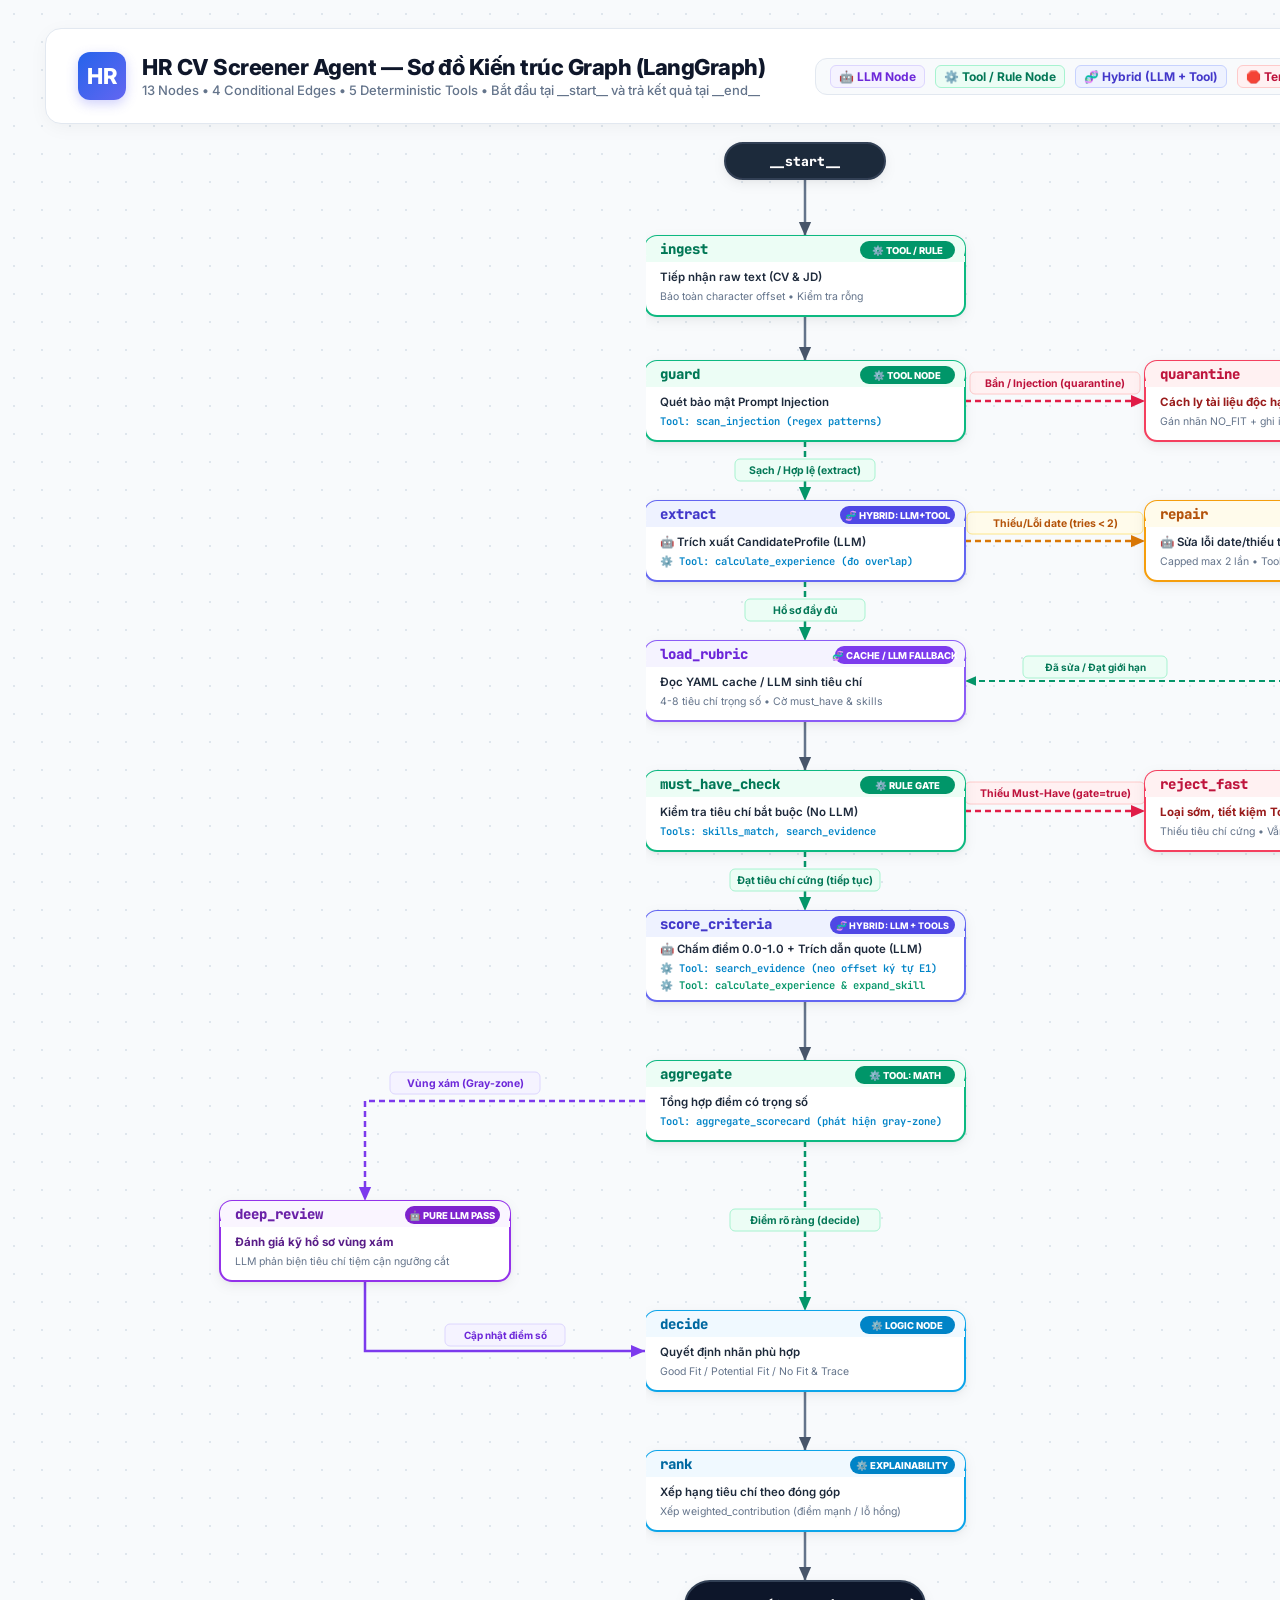
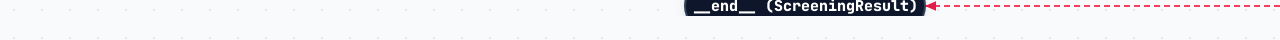
<file: docs/diagrams/agent_architecture.html>
<!DOCTYPE html>
<html lang="vi">
<head>
<meta charset="UTF-8">
<title>HR CV Screener Agent — Sơ đồ Kiến trúc Graph</title>
<style>
  @import url('https://fonts.googleapis.com/css2?family=Inter:wght@400;500;600;700;800&family=JetBrains+Mono:wght@400;500;600;700&display=swap');
  
  * {
    box-sizing: border-box;
    margin: 0;
    padding: 0;
  }
  
  body {
    width: 1680px;
    height: 1640px;
    background-color: #f8fafc;
    font-family: 'Inter', -apple-system, BlinkMacSystemFont, "Segoe UI", Roboto, sans-serif;
    color: #0f172a;
    overflow: hidden;
    position: relative;
  }

  /* Subtle background dot pattern */
  .bg-pattern {
    position: absolute;
    top: 0;
    left: 0;
    width: 100%;
    height: 100%;
    background-image: radial-gradient(#cbd5e1 1.2px, transparent 1.2px);
    background-size: 28px 28px;
    opacity: 0.55;
    pointer-events: none;
  }

  /* Header & Integrated Legend Bar */
  .header-container {
    position: absolute;
    top: 28px;
    left: 45px;
    right: 45px;
    height: 96px;
    background: #ffffff;
    border: 1.5px solid #e2e8f0;
    border-radius: 16px;
    box-shadow: 0 4px 20px -2px rgba(0, 0, 0, 0.05);
    display: flex;
    align-items: center;
    justify-content: space-between;
    padding: 0 32px;
    z-index: 10;
  }

  .header-left {
    display: flex;
    align-items: center;
    gap: 16px;
  }

  .header-logo {
    width: 48px;
    height: 48px;
    background: linear-gradient(135deg, #2563eb, #6366f1);
    border-radius: 12px;
    display: flex;
    align-items: center;
    justify-content: center;
    color: white;
    font-size: 22px;
    font-weight: 800;
    box-shadow: 0 4px 12px rgba(99, 102, 241, 0.3);
  }

  .header-title-box h1 {
    font-size: 22px;
    font-weight: 800;
    color: #0f172a;
    letter-spacing: -0.5px;
    line-height: 1.2;
  }

  .header-title-box p {
    font-size: 13px;
    color: #64748b;
    font-weight: 500;
    margin-top: 2px;
  }

  /* Integrated Legend */
  .legend-bar {
    display: flex;
    align-items: center;
    gap: 10px;
    background: #f8fafc;
    padding: 6px 14px;
    border-radius: 12px;
    border: 1px solid #e2e8f0;
  }

  .legend-item {
    display: flex;
    align-items: center;
    gap: 6px;
    font-size: 12px;
    font-weight: 700;
  }

  .tag-llm {
    background: #f5f3ff;
    color: #6d28d9;
    border: 1px solid #ddd6fe;
    padding: 3px 8px;
    border-radius: 6px;
  }

  .tag-tool {
    background: #ecfdf5;
    color: #047857;
    border: 1px solid #a7f3d0;
    padding: 3px 8px;
    border-radius: 6px;
  }

  .tag-hybrid {
    background: #eef2ff;
    color: #4338ca;
    border: 1px solid #c7d2fe;
    padding: 3px 8px;
    border-radius: 6px;
  }

  .tag-exit {
    background: #fff1f2;
    color: #be123c;
    border: 1px solid #fecaca;
    padding: 3px 8px;
    border-radius: 6px;
  }

  .legend-divider {
    width: 1px;
    height: 20px;
    background: #cbd5e1;
    margin: 0 4px;
  }

  .line-sample-solid {
    width: 22px;
    height: 0;
    border-top: 2.5px solid #64748b;
  }

  .line-sample-dashed {
    width: 22px;
    height: 0;
    border-top: 2.5px dashed #059669;
  }

  /* Main SVG Diagram Canvas */
  .diagram-svg {
    position: absolute;
    top: 136px;
    left: 45px;
    width: 1590px;
    height: 1480px;
    z-index: 5;
  }
</style>
</head>
<body>

<div class="bg-pattern"></div>

<!-- Header & Legend Bar -->
<div class="header-container">
  <div class="header-left">
    <div class="header-logo">HR</div>
    <div class="header-title-box">
      <h1>HR CV Screener Agent — Sơ đồ Kiến trúc Graph (LangGraph)</h1>
      <p>13 Nodes • 4 Conditional Edges • 5 Deterministic Tools • Bắt đầu tại __start__ và trả kết quả tại __end__</p>
    </div>
  </div>
  
  <div class="legend-bar">
    <div class="legend-item tag-llm">🤖 LLM Node</div>
    <div class="legend-item tag-tool">⚙️ Tool / Rule Node</div>
    <div class="legend-item tag-hybrid">🧬 Hybrid (LLM + Tool)</div>
    <div class="legend-item tag-exit">🛑 Terminal Exit</div>
    <div class="legend-divider"></div>
    <div class="legend-item" style="color: #475569;">
      <div class="line-sample-solid"></div>
      <span>Chuẩn</span>
    </div>
    <div class="legend-item" style="color: #059669;">
      <div class="line-sample-dashed"></div>
      <span>Rẽ nhánh điều kiện</span>
    </div>
  </div>
</div>

<!-- Main Architecture SVG -->
<svg class="diagram-svg" viewBox="0 0 1590 1480" xmlns="http://www.w3.org/2000/svg">
  <defs>
    <!-- Soft Drop Shadow Filter -->
    <filter id="nodeShadow" x="-10%" y="-10%" width="125%" height="125%" filterUnits="userSpaceOnUse">
      <feDropShadow dx="0" dy="4" stdDeviation="6" flood-color="#0f172a" flood-opacity="0.06"/>
      <feDropShadow dx="0" dy="1" stdDeviation="2" flood-color="#0f172a" flood-opacity="0.04"/>
    </filter>

    <!-- Arrow Markers -->
    <marker id="arrow-solid" viewBox="0 0 10 10" refX="8" refY="5" markerWidth="7" markerHeight="7" orient="auto-start-reverse">
      <path d="M 0 1.5 L 8 5 L 0 8.5 z" fill="#475569"/>
    </marker>
    <marker id="arrow-emerald" viewBox="0 0 10 10" refX="8" refY="5" markerWidth="7" markerHeight="7" orient="auto-start-reverse">
      <path d="M 0 1.5 L 8 5 L 0 8.5 z" fill="#059669"/>
    </marker>
    <marker id="arrow-amber" viewBox="0 0 10 10" refX="8" refY="5" markerWidth="7" markerHeight="7" orient="auto-start-reverse">
      <path d="M 0 1.5 L 8 5 L 0 8.5 z" fill="#d97706"/>
    </marker>
    <marker id="arrow-rose" viewBox="0 0 10 10" refX="8" refY="5" markerWidth="7" markerHeight="7" orient="auto-start-reverse">
      <path d="M 0 1.5 L 8 5 L 0 8.5 z" fill="#e11d48"/>
    </marker>
    <marker id="arrow-purple" viewBox="0 0 10 10" refX="8" refY="5" markerWidth="7" markerHeight="7" orient="auto-start-reverse">
      <path d="M 0 1.5 L 8 5 L 0 8.5 z" fill="#7c3aed"/>
    </marker>
  </defs>

  <!-- ==================================================================== -->
  <!-- CONNECTION EDGES                                                     -->
  <!-- ==================================================================== -->

  <!-- 1. __start__ -> ingest -->
  <path d="M 760,43 L 760,100" stroke="#64748b" stroke-width="2.5" fill="none" marker-end="url(#arrow-solid)"/>

  <!-- 2. ingest -> guard -->
  <path d="M 760,180 L 760,225" stroke="#64748b" stroke-width="2.5" fill="none" marker-end="url(#arrow-solid)"/>

  <!-- 3. guard -> quarantine (Conditional 1a: Injection or Empty) -->
  <path d="M 920,265 L 1100,265" stroke="#e11d48" stroke-width="2.5" stroke-dasharray="6,4" fill="none" marker-end="url(#arrow-rose)"/>
  <g transform="translate(1010, 250)">
    <rect x="-85" y="-14" width="170" height="22" rx="5" fill="#fff1f2" stroke="#fecaca" stroke-width="1"/>
    <text x="0" y="1" text-anchor="middle" font-size="10.5" font-weight="700" fill="#be123c">Bẩn / Injection (quarantine)</text>
  </g>

  <!-- 4. guard -> extract (Conditional 1b: Safe document) -->
  <path d="M 760,305 L 760,365" stroke="#059669" stroke-width="2.5" stroke-dasharray="6,4" fill="none" marker-end="url(#arrow-emerald)"/>
  <g transform="translate(760, 335)">
    <rect x="-70" y="-12" width="140" height="22" rx="5" fill="#ecfdf5" stroke="#a7f3d0" stroke-width="1"/>
    <text x="0" y="3" text-anchor="middle" font-size="10.5" font-weight="700" fill="#047857">Sạch / Hợp lệ (extract)</text>
  </g>

  <!-- 5. quarantine -> __end__ (Terminal trunk line down right side) -->
  <path d="M 1380,265 L 1480,265 L 1480,1470 L 880,1470" stroke="#f43f5e" stroke-width="2" stroke-dasharray="6,4" fill="none" marker-end="url(#arrow-rose)"/>

  <!-- 6. extract -> repair (Conditional 2a: Unparsed dates & attempts < 2) -->
  <path d="M 920,405 L 1100,405" stroke="#d97706" stroke-width="2.5" stroke-dasharray="6,4" fill="none" marker-end="url(#arrow-amber)"/>
  <g transform="translate(1010, 390)">
    <rect x="-88" y="-14" width="176" height="22" rx="5" fill="#fffbeb" stroke="#fde68a" stroke-width="1"/>
    <text x="0" y="1" text-anchor="middle" font-size="10.5" font-weight="700" fill="#b45309">Thiếu/Lỗi date (tries &lt; 2)</text>
  </g>

  <!-- 7. repair -> repair (Self-loop capped by max attempts) -->
  <path d="M 1380,385 C 1445,360 1445,450 1380,425" stroke="#d97706" stroke-width="2.5" stroke-dasharray="4,4" fill="none" marker-end="url(#arrow-amber)"/>
  <g transform="translate(1460, 405)">
    <rect x="-40" y="-12" width="80" height="22" rx="5" fill="#fffbeb" stroke="#fde68a" stroke-width="1"/>
    <text x="0" y="3" text-anchor="middle" font-size="10" font-weight="700" fill="#b45309">loop (&lt; 2)</text>
  </g>

  <!-- 8. repair -> load_rubric (Fixed or cap reached) -->
  <path d="M 1240,445 L 1240,545 L 920,545" stroke="#059669" stroke-width="2" stroke-dasharray="6,4" fill="none" marker-end="url(#arrow-emerald)"/>
  <g transform="translate(1050, 532)">
    <rect x="-72" y="-12" width="144" height="22" rx="5" fill="#ecfdf5" stroke="#a7f3d0" stroke-width="1"/>
    <text x="0" y="3" text-anchor="middle" font-size="10" font-weight="700" fill="#047857">Đã sửa / Đạt giới hạn</text>
  </g>

  <!-- 9. extract -> load_rubric (Conditional 2b: Valid profile) -->
  <path d="M 760,445 L 760,505" stroke="#059669" stroke-width="2.5" stroke-dasharray="6,4" fill="none" marker-end="url(#arrow-emerald)"/>
  <g transform="translate(760, 475)">
    <rect x="-60" y="-12" width="120" height="22" rx="5" fill="#ecfdf5" stroke="#a7f3d0" stroke-width="1"/>
    <text x="0" y="3" text-anchor="middle" font-size="10.5" font-weight="700" fill="#047857">Hồ sơ đầy đủ</text>
  </g>

  <!-- 10. load_rubric -> must_have_check -->
  <path d="M 760,585 L 760,635" stroke="#64748b" stroke-width="2.5" fill="none" marker-end="url(#arrow-solid)"/>

  <!-- 11. must_have_check -> reject_fast (Conditional 3a: Missing must-have) -->
  <path d="M 920,675 L 1100,675" stroke="#e11d48" stroke-width="2.5" stroke-dasharray="6,4" fill="none" marker-end="url(#arrow-rose)"/>
  <g transform="translate(1010, 660)">
    <rect x="-90" y="-14" width="180" height="22" rx="5" fill="#fff1f2" stroke="#fecaca" stroke-width="1"/>
    <text x="0" y="1" text-anchor="middle" font-size="10.5" font-weight="700" fill="#be123c">Thiếu Must-Have (gate=true)</text>
  </g>

  <!-- 12. reject_fast -> __end__ (Connects to right trunk) -->
  <path d="M 1380,675 L 1480,675" stroke="#f43f5e" stroke-width="2" stroke-dasharray="6,4" fill="none"/>

  <!-- 13. must_have_check -> score_criteria (Conditional 3b: Passed must-haves) -->
  <path d="M 760,715 L 760,775" stroke="#059669" stroke-width="2.5" stroke-dasharray="6,4" fill="none" marker-end="url(#arrow-emerald)"/>
  <g transform="translate(760, 745)">
    <rect x="-75" y="-12" width="150" height="22" rx="5" fill="#ecfdf5" stroke="#a7f3d0" stroke-width="1"/>
    <text x="0" y="3" text-anchor="middle" font-size="10.5" font-weight="700" fill="#047857">Đạt tiêu chí cứng (tiếp tục)</text>
  </g>

  <!-- 14. score_criteria -> aggregate -->
  <path d="M 760,865 L 760,925" stroke="#64748b" stroke-width="2.5" fill="none" marker-end="url(#arrow-solid)"/>

  <!-- 15. aggregate -> deep_review (Conditional 4a: Score in gray zone) -->
  <path d="M 600,965 L 320,965 L 320,1065" stroke="#7c3aed" stroke-width="2.5" stroke-dasharray="6,4" fill="none" marker-end="url(#arrow-purple)"/>
  <g transform="translate(420, 950)">
    <rect x="-75" y="-14" width="150" height="22" rx="5" fill="#f5f3ff" stroke="#ddd6fe" stroke-width="1"/>
    <text x="0" y="1" text-anchor="middle" font-size="10.5" font-weight="700" fill="#6d28d9">Vùng xám (Gray-zone)</text>
  </g>

  <!-- 16. aggregate -> decide (Conditional 4b: Decisive score) -->
  <path d="M 760,1005 L 760,1175" stroke="#059669" stroke-width="2.5" stroke-dasharray="6,4" fill="none" marker-end="url(#arrow-emerald)"/>
  <g transform="translate(760, 1085)">
    <rect x="-75" y="-12" width="150" height="22" rx="5" fill="#ecfdf5" stroke="#a7f3d0" stroke-width="1"/>
    <text x="0" y="3" text-anchor="middle" font-size="10.5" font-weight="700" fill="#047857">Điểm rõ ràng (decide)</text>
  </g>

  <!-- 17. deep_review -> decide -->
  <path d="M 320,1145 L 320,1215 L 600,1215" stroke="#7c3aed" stroke-width="2.5" fill="none" marker-end="url(#arrow-purple)"/>
  <g transform="translate(460, 1200)">
    <rect x="-60" y="-12" width="120" height="22" rx="5" fill="#f5f3ff" stroke="#ddd6fe" stroke-width="1"/>
    <text x="0" y="3" text-anchor="middle" font-size="10" font-weight="700" fill="#6d28d9">Cập nhật điểm số</text>
  </g>

  <!-- 18. decide -> rank -->
  <path d="M 760,1255 L 760,1315" stroke="#64748b" stroke-width="2.5" fill="none" marker-end="url(#arrow-solid)"/>

  <!-- 19. rank -> __end__ -->
  <path d="M 760,1395 L 760,1445" stroke="#64748b" stroke-width="2.5" fill="none" marker-end="url(#arrow-solid)"/>

  <!-- ==================================================================== -->
  <!-- NODE CARDS                                                           -->
  <!-- ==================================================================== -->

  <!-- NODE 0: __start__ -->
  <g transform="translate(760, 25)" filter="url(#nodeShadow)">
    <rect x="-80" y="-18" width="160" height="36" rx="18" fill="#1e293b" stroke="#334155" stroke-width="2"/>
    <text x="0" y="5" text-anchor="middle" font-size="13" font-weight="800" fill="#ffffff" font-family="'JetBrains Mono', monospace">__start__</text>
  </g>

  <!-- NODE 1: ingest (TOOL / RULE) -->
  <g transform="translate(760, 140)" filter="url(#nodeShadow)">
    <rect x="-160" y="-40" width="320" height="80" rx="12" fill="#ffffff" stroke="#10b981" stroke-width="2"/>
    <rect x="-160" y="-40" width="320" height="26" rx="12" fill="#ecfdf5"/>
    <rect x="-160" y="-20" width="320" height="6" fill="#ecfdf5"/>
    <rect x="55" y="-35" width="95" height="18" rx="9" fill="#059669"/>
    <text x="102" y="-22" text-anchor="middle" font-size="9.5" font-weight="800" fill="#ffffff">⚙️ TOOL / RULE</text>
    <text x="-145" y="-22" font-size="14" font-weight="800" fill="#047857" font-family="'JetBrains Mono', monospace">ingest</text>
    <text x="-145" y="5" font-size="11.5" font-weight="600" fill="#1e293b">Tiếp nhận raw text (CV &amp; JD)</text>
    <text x="-145" y="24" font-size="10.5" fill="#64748b">Bảo toàn character offset • Kiểm tra rỗng</text>
  </g>

  <!-- NODE 2: guard (TOOL NODE: scan_injection) -->
  <g transform="translate(760, 265)" filter="url(#nodeShadow)">
    <rect x="-160" y="-40" width="320" height="80" rx="12" fill="#ffffff" stroke="#10b981" stroke-width="2"/>
    <rect x="-160" y="-40" width="320" height="26" rx="12" fill="#ecfdf5"/>
    <rect x="-160" y="-20" width="320" height="6" fill="#ecfdf5"/>
    <rect x="55" y="-35" width="95" height="18" rx="9" fill="#059669"/>
    <text x="102" y="-22" text-anchor="middle" font-size="9.5" font-weight="800" fill="#ffffff">⚙️ TOOL NODE</text>
    <text x="-145" y="-22" font-size="14" font-weight="800" fill="#047857" font-family="'JetBrains Mono', monospace">guard</text>
    <text x="-145" y="5" font-size="11.5" font-weight="600" fill="#1e293b">Quét bảo mật Prompt Injection</text>
    <text x="-145" y="24" font-size="10.5" font-weight="600" fill="#0284c7" font-family="'JetBrains Mono', monospace">Tool: scan_injection (regex patterns)</text>
  </g>

  <!-- NODE 3: quarantine (TERMINAL EXIT) -->
  <g transform="translate(1240, 265)" filter="url(#nodeShadow)">
    <rect x="-140" y="-40" width="280" height="80" rx="12" fill="#ffffff" stroke="#f43f5e" stroke-width="2"/>
    <rect x="-140" y="-40" width="280" height="26" rx="12" fill="#fff1f2"/>
    <rect x="-140" y="-20" width="280" height="6" fill="#fff1f2"/>
    <rect x="35" y="-35" width="95" height="18" rx="9" fill="#e11d48"/>
    <text x="82" y="-22" text-anchor="middle" font-size="9.5" font-weight="800" fill="#ffffff">🛑 TERMINAL EXIT</text>
    <text x="-125" y="-22" font-size="14" font-weight="800" fill="#be123c" font-family="'JetBrains Mono', monospace">quarantine</text>
    <text x="-125" y="5" font-size="11.5" font-weight="700" fill="#991b1b">Cách ly tài liệu độc hại</text>
    <text x="-125" y="24" font-size="10.5" fill="#64748b">Gán nhãn NO_FIT + ghi injection_flags</text>
  </g>

  <!-- NODE 4: extract (HYBRID: LLM + TOOL) -->
  <g transform="translate(760, 405)" filter="url(#nodeShadow)">
    <rect x="-160" y="-40" width="320" height="80" rx="12" fill="#ffffff" stroke="#6366f1" stroke-width="2"/>
    <rect x="-160" y="-40" width="320" height="26" rx="12" fill="#eef2ff"/>
    <rect x="-160" y="-20" width="320" height="6" fill="#eef2ff"/>
    <rect x="35" y="-35" width="115" height="18" rx="9" fill="#4f46e5"/>
    <text x="92" y="-22" text-anchor="middle" font-size="9.5" font-weight="800" fill="#ffffff">🧬 HYBRID: LLM+TOOL</text>
    <text x="-145" y="-22" font-size="14" font-weight="800" fill="#4338ca" font-family="'JetBrains Mono', monospace">extract</text>
    <text x="-145" y="5" font-size="11.5" font-weight="600" fill="#1e293b">🤖 Trích xuất CandidateProfile (LLM)</text>
    <text x="-145" y="24" font-size="10.5" font-weight="600" fill="#0284c7" font-family="'JetBrains Mono', monospace">⚙️ Tool: calculate_experience (đo overlap)</text>
  </g>

  <!-- NODE 5: repair (HYBRID: LLM REPAIR LOOP) -->
  <g transform="translate(1240, 405)" filter="url(#nodeShadow)">
    <rect x="-140" y="-40" width="280" height="80" rx="12" fill="#ffffff" stroke="#f59e0b" stroke-width="2"/>
    <rect x="-140" y="-40" width="280" height="26" rx="12" fill="#fffbeb"/>
    <rect x="-140" y="-20" width="280" height="6" fill="#fffbeb"/>
    <rect x="30" y="-35" width="100" height="18" rx="9" fill="#d97706"/>
    <text x="80" y="-22" text-anchor="middle" font-size="9.5" font-weight="800" fill="#ffffff">🔄 LLM REPAIR LOOP</text>
    <text x="-125" y="-22" font-size="14" font-weight="800" fill="#b45309" font-family="'JetBrains Mono', monospace">repair</text>
    <text x="-125" y="5" font-size="11.5" font-weight="600" fill="#1e293b">🤖 Sửa lỗi date/thiếu trường (LLM)</text>
    <text x="-125" y="24" font-size="10.5" fill="#64748b">Capped max 2 lần • Tool tính lại năm KN</text>
  </g>

  <!-- NODE 6: load_rubric (HYBRID: CACHE / LLM) -->
  <g transform="translate(760, 545)" filter="url(#nodeShadow)">
    <rect x="-160" y="-40" width="320" height="80" rx="12" fill="#ffffff" stroke="#8b5cf6" stroke-width="2"/>
    <rect x="-160" y="-40" width="320" height="26" rx="12" fill="#f5f3ff"/>
    <rect x="-160" y="-20" width="320" height="6" fill="#f5f3ff"/>
    <rect x="30" y="-35" width="120" height="18" rx="9" fill="#7c3aed"/>
    <text x="90" y="-22" text-anchor="middle" font-size="9.5" font-weight="800" fill="#ffffff">🧬 CACHE / LLM FALLBACK</text>
    <text x="-145" y="-22" font-size="14" font-weight="800" fill="#6d28d9" font-family="'JetBrains Mono', monospace">load_rubric</text>
    <text x="-145" y="5" font-size="11.5" font-weight="600" fill="#1e293b">Đọc YAML cache / LLM sinh tiêu chí</text>
    <text x="-145" y="24" font-size="10.5" fill="#64748b">4-8 tiêu chí trọng số • Cờ must_have &amp; skills</text>
  </g>

  <!-- NODE 7: must_have_check (TOOL / RULE GATE) -->
  <g transform="translate(760, 675)" filter="url(#nodeShadow)">
    <rect x="-160" y="-40" width="320" height="80" rx="12" fill="#ffffff" stroke="#10b981" stroke-width="2"/>
    <rect x="-160" y="-40" width="320" height="26" rx="12" fill="#ecfdf5"/>
    <rect x="-160" y="-20" width="320" height="6" fill="#ecfdf5"/>
    <rect x="55" y="-35" width="95" height="18" rx="9" fill="#059669"/>
    <text x="102" y="-22" text-anchor="middle" font-size="9.5" font-weight="800" fill="#ffffff">⚙️ RULE GATE</text>
    <text x="-145" y="-22" font-size="14" font-weight="800" fill="#047857" font-family="'JetBrains Mono', monospace">must_have_check</text>
    <text x="-145" y="5" font-size="11.5" font-weight="600" fill="#1e293b">Kiểm tra tiêu chí bắt buộc (No LLM)</text>
    <text x="-145" y="24" font-size="10.5" font-weight="600" fill="#0284c7" font-family="'JetBrains Mono', monospace">Tools: skills_match, search_evidence</text>
  </g>

  <!-- NODE 8: reject_fast (TERMINAL EXIT / FAST PATH) -->
  <g transform="translate(1240, 675)" filter="url(#nodeShadow)">
    <rect x="-140" y="-40" width="280" height="80" rx="12" fill="#ffffff" stroke="#f43f5e" stroke-width="2"/>
    <rect x="-140" y="-40" width="280" height="26" rx="12" fill="#fff1f2"/>
    <rect x="-140" y="-20" width="280" height="6" fill="#fff1f2"/>
    <rect x="40" y="-35" width="90" height="18" rx="9" fill="#e11d48"/>
    <text x="85" y="-22" text-anchor="middle" font-size="9.5" font-weight="800" fill="#ffffff">🛑 FAST REJECT</text>
    <text x="-125" y="-22" font-size="14" font-weight="800" fill="#be123c" font-family="'JetBrains Mono', monospace">reject_fast</text>
    <text x="-125" y="5" font-size="11.5" font-weight="700" fill="#991b1b">Loại sớm, tiết kiệm Token</text>
    <text x="-125" y="24" font-size="10.5" fill="#64748b">Thiếu tiêu chí cứng • Vẫn lưu vết giải thích</text>
  </g>

  <!-- NODE 9: score_criteria (CORE HYBRID: LLM + MULTI-TOOL) -->
  <g transform="translate(760, 820)" filter="url(#nodeShadow)">
    <rect x="-160" y="-45" width="320" height="90" rx="12" fill="#ffffff" stroke="#6366f1" stroke-width="2"/>
    <rect x="-160" y="-45" width="320" height="26" rx="12" fill="#eef2ff"/>
    <rect x="-160" y="-25" width="320" height="6" fill="#eef2ff"/>
    <rect x="25" y="-40" width="125" height="18" rx="9" fill="#4f46e5"/>
    <text x="87" y="-27" text-anchor="middle" font-size="9" font-weight="800" fill="#ffffff">🧬 HYBRID: LLM + TOOLS</text>
    <text x="-145" y="-27" font-size="14" font-weight="800" fill="#4338ca" font-family="'JetBrains Mono', monospace">score_criteria</text>
    <text x="-145" y="-3" font-size="11.5" font-weight="600" fill="#1e293b">🤖 Chấm điểm 0.0-1.0 + Trích dẫn quote (LLM)</text>
    <text x="-145" y="16" font-size="10.5" font-weight="600" fill="#0284c7" font-family="'JetBrains Mono', monospace">⚙️ Tool: search_evidence (neo offset ký tự E1)</text>
    <text x="-145" y="33" font-size="10.5" font-weight="600" fill="#059669" font-family="'JetBrains Mono', monospace">⚙️ Tool: calculate_experience &amp; expand_skill</text>
  </g>

  <!-- NODE 10: aggregate (TOOL / MATH SCORING) -->
  <g transform="translate(760, 965)" filter="url(#nodeShadow)">
    <rect x="-160" y="-40" width="320" height="80" rx="12" fill="#ffffff" stroke="#10b981" stroke-width="2"/>
    <rect x="-160" y="-40" width="320" height="26" rx="12" fill="#ecfdf5"/>
    <rect x="-160" y="-20" width="320" height="6" fill="#ecfdf5"/>
    <rect x="50" y="-35" width="100" height="18" rx="9" fill="#059669"/>
    <text x="100" y="-22" text-anchor="middle" font-size="9.5" font-weight="800" fill="#ffffff">⚙️ TOOL: MATH</text>
    <text x="-145" y="-22" font-size="14" font-weight="800" fill="#047857" font-family="'JetBrains Mono', monospace">aggregate</text>
    <text x="-145" y="5" font-size="11.5" font-weight="600" fill="#1e293b">Tổng hợp điểm có trọng số</text>
    <text x="-145" y="24" font-size="10.5" font-weight="600" fill="#0284c7" font-family="'JetBrains Mono', monospace">Tool: aggregate_scorecard (phát hiện gray-zone)</text>
  </g>

  <!-- NODE 11: deep_review (PURE LLM: 2ND PASS ESCALATION) -->
  <g transform="translate(320, 1105)" filter="url(#nodeShadow)">
    <rect x="-145" y="-40" width="290" height="80" rx="12" fill="#ffffff" stroke="#9333ea" stroke-width="2"/>
    <rect x="-145" y="-40" width="290" height="26" rx="12" fill="#faf5ff"/>
    <rect x="-145" y="-20" width="290" height="6" fill="#faf5ff"/>
    <rect x="40" y="-35" width="95" height="18" rx="9" fill="#7e22ce"/>
    <text x="87" y="-22" text-anchor="middle" font-size="9.5" font-weight="800" fill="#ffffff">🤖 PURE LLM PASS</text>
    <text x="-130" y="-22" font-size="14" font-weight="800" fill="#6b21a8" font-family="'JetBrains Mono', monospace">deep_review</text>
    <text x="-130" y="5" font-size="11.5" font-weight="700" fill="#581c87">Đánh giá kỹ hồ sơ vùng xám</text>
    <text x="-130" y="24" font-size="10.5" fill="#64748b">LLM phản biện tiêu chí tiệm cận ngưỡng cắt</text>
  </g>

  <!-- NODE 12: decide (DETERMINISTIC LOGIC) -->
  <g transform="translate(760, 1215)" filter="url(#nodeShadow)">
    <rect x="-160" y="-40" width="320" height="80" rx="12" fill="#ffffff" stroke="#0ea5e9" stroke-width="2"/>
    <rect x="-160" y="-40" width="320" height="26" rx="12" fill="#f0f9ff"/>
    <rect x="-160" y="-20" width="320" height="6" fill="#f0f9ff"/>
    <rect x="55" y="-35" width="95" height="18" rx="9" fill="#0284c7"/>
    <text x="102" y="-22" text-anchor="middle" font-size="9.5" font-weight="800" fill="#ffffff">⚙️ LOGIC NODE</text>
    <text x="-145" y="-22" font-size="14" font-weight="800" fill="#0369a1" font-family="'JetBrains Mono', monospace">decide</text>
    <text x="-145" y="5" font-size="11.5" font-weight="600" fill="#1e293b">Quyết định nhãn phù hợp</text>
    <text x="-145" y="24" font-size="10.5" fill="#64748b">Good Fit / Potential Fit / No Fit &amp; Trace</text>
  </g>

  <!-- NODE 13: rank (DETERMINISTIC RANKER) -->
  <g transform="translate(760, 1355)" filter="url(#nodeShadow)">
    <rect x="-160" y="-40" width="320" height="80" rx="12" fill="#ffffff" stroke="#0ea5e9" stroke-width="2"/>
    <rect x="-160" y="-40" width="320" height="26" rx="12" fill="#f0f9ff"/>
    <rect x="-160" y="-20" width="320" height="6" fill="#f0f9ff"/>
    <rect x="45" y="-35" width="105" height="18" rx="9" fill="#0284c7"/>
    <text x="97" y="-22" text-anchor="middle" font-size="9.5" font-weight="800" fill="#ffffff">⚙️ EXPLAINABILITY</text>
    <text x="-145" y="-22" font-size="14" font-weight="800" fill="#0369a1" font-family="'JetBrains Mono', monospace">rank</text>
    <text x="-145" y="5" font-size="11.5" font-weight="600" fill="#1e293b">Xếp hạng tiêu chí theo đóng góp</text>
    <text x="-145" y="24" font-size="10.5" fill="#64748b">Xếp weighted_contribution (điểm mạnh / lỗ hổng)</text>
  </g>

  <!-- NODE 14: __end__ -->
  <g transform="translate(760, 1470)" filter="url(#nodeShadow)">
    <rect x="-120" y="-25" width="240" height="50" rx="25" fill="#0f172a" stroke="#334155" stroke-width="2"/>
    <text x="0" y="5" text-anchor="middle" font-size="15" font-weight="800" fill="#ffffff" font-family="'JetBrains Mono', monospace">__end__ (ScreeningResult)</text>
  </g>

</svg>

</body>
</html>
</file>
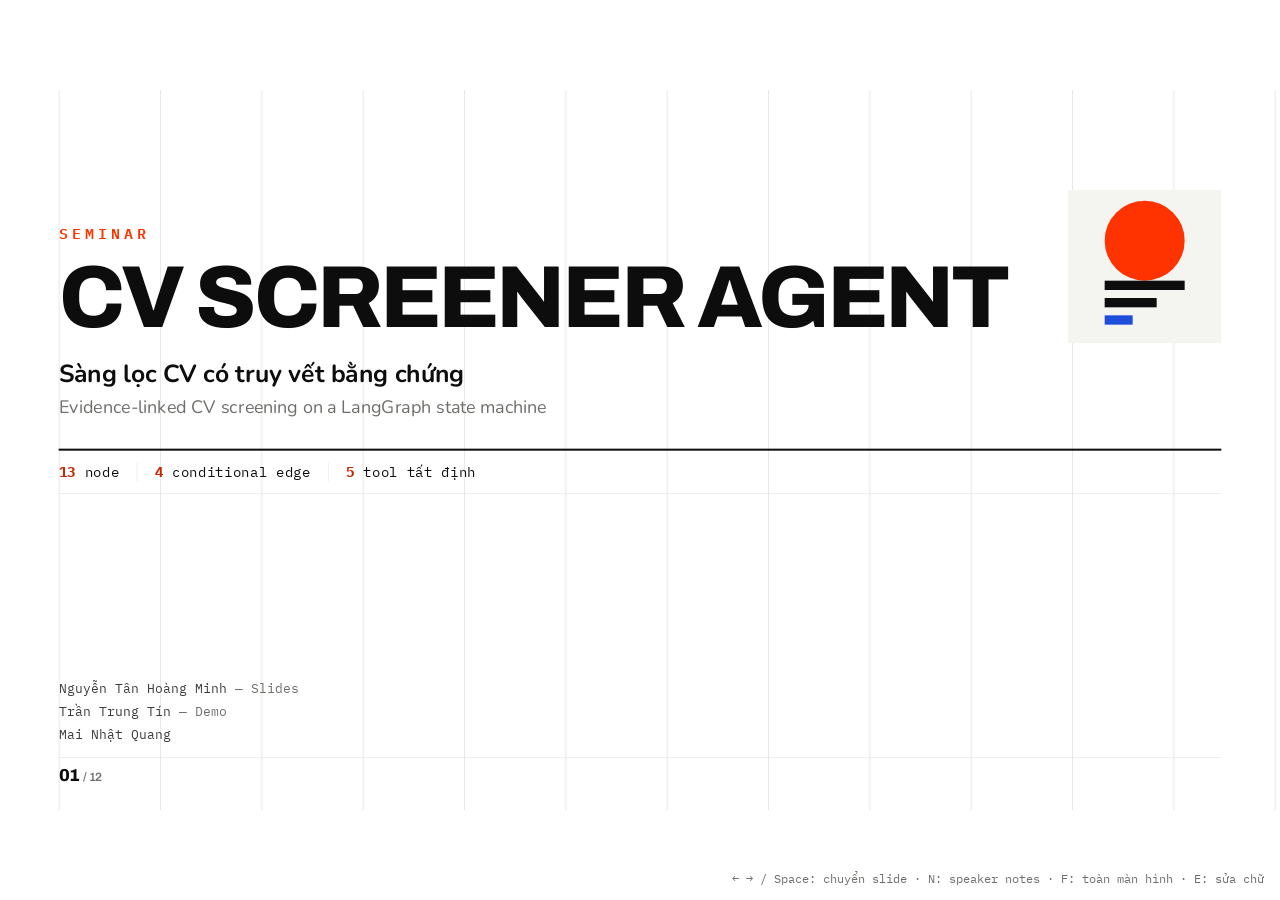
<file: docs/slides/cv-screener-agent.html>
<!DOCTYPE html>
<html lang="vi">
<head>
<meta charset="UTF-8">
<meta name="viewport" content="width=device-width, initial-scale=1.0">
<title>CV_SCREENER_AGENT — Sàng lọc CV có truy vết bằng chứng</title>

<!-- Fonts: Google Fonts khi có mạng; fallback hệ thống để file chạy được offline. -->
<link rel="preconnect" href="https://fonts.googleapis.com">
<link rel="preconnect" href="https://fonts.gstatic.com" crossorigin>
<link rel="stylesheet" href="https://fonts.googleapis.com/css2?family=Archivo:wght@600;700;800&family=Nunito:wght@400;600;700&family=IBM+Plex+Mono:wght@400;500;600&display=swap">

<style>
/* ===========================================
   1. THEME TOKENS — Swiss Modern
   Đổi bảng này là đổi toàn bộ diện mạo bộ slide.
   =========================================== */
:root{
    /* Bề mặt & mực */
    --stage-bg:#ffffff;              /* vùng letterbox quanh sân khấu */
    --slide-bg:#ffffff;
    --ink:#0d0d0d;
    --ink-2:#3c3c3a;
    --ink-3:#6e6e6a;
    --rule:#0d0d0d;
    --grid:#e8e8e4;
    --panel:#f4f4f1;
    --panel-2:#ebebe6;

    /* Accent Bauhaus */
    --red:#ff3300;
    --red-deep:#c52700;
    --blue:#1f4fd8;
    --ochre:#a68200;
    --magenta:#c0007a;

    /* Bảng màu categorical ĐÃ VALIDATE (validate_palette.js, light mode: PASS 5/5)
       agent / baseline_naive / baseline_rubric / baseline_tfidf */
    --cat-1:#ff3300;
    --cat-2:#1f4fd8;
    --cat-3:#a68200;
    --cat-4:#c0007a;

    /* Typography — thiết kế ở khổ 1920×1080 */
    --font-display:'Archivo','Helvetica Neue',Helvetica,Arial,sans-serif;
    --font-body:'Nunito','Segoe UI',Helvetica,Arial,sans-serif;
    --font-mono:'IBM Plex Mono','Consolas','Courier New',monospace;

    --pad-x:88px;
    --ease:cubic-bezier(0.16,1,0.3,1);
    --dur:0.55s;
}

*{margin:0;padding:0;box-sizing:border-box;}

/* ===========================================
   2. FIXED 16:9 STAGE — viewport-base.css
   BẮT BUỘC giữ nguyên. Slide vẽ ở 1920×1080,
   cả sân khấu được scale bằng một transform.
   =========================================== */

/* 1. Lock the browser viewport */
html,
body {
    width: 100%;
    height: 100%;
    margin: 0;
    overflow: hidden;
    background: var(--stage-bg, #000);
}

/* 2. Full-window deck viewport */
.deck-viewport {
    position: fixed;
    inset: 0;
    overflow: hidden;
    background: var(--stage-bg, #000);
}

/* 3. Fixed 16:9 design canvas.
   JavaScript sets transform: translate(...) scale(...). */
.deck-stage {
    position: absolute;
    left: 0;
    top: 0;
    width: 1920px;
    height: 1080px;
    overflow: hidden;
    transform-origin: 0 0;
    background: var(--slide-bg, #fff);
}

/* 4. Slides stack inside the fixed stage.
   Content must be laid out at 1920×1080, not reflowed per device. */
.slide {
    position: absolute;
    inset: 0;
    width: 1920px;
    height: 1080px;
    overflow: hidden;
    display: block;
    visibility: hidden;
    opacity: 0;
    pointer-events: none;
    background: var(--slide-bg, #fff);
}

.slide.active,
.slide.visible {
    visibility: visible;
    opacity: 1;
    pointer-events: auto;
    z-index: 1;
}

/* 5. Keep media inside authored slide bounds */
img,
video,
canvas,
svg {
    max-width: 100%;
    max-height: 100%;
}

/* 6. Presentation chrome stays outside the slide design system */
.deck-controls {
    position: fixed;
    left: 50%;
    bottom: 22px;
    transform: translateX(-50%);
    z-index: 1000;
}

/* 7. Print one fixed-size slide per page */
@media print {
    html,
    body {
        width: 1920px;
        height: auto;
        overflow: visible;
        background: #fff;
    }

    .deck-viewport {
        position: static;
        overflow: visible;
        background: #fff;
    }

    .deck-stage {
        position: static;
        width: auto;
        height: auto;
        transform: none !important;
        background: none;
    }

    .slide {
        position: relative;
        display: block !important;
        visibility: visible !important;
        opacity: 1 !important;
        pointer-events: auto !important;
        width: 1920px;
        height: 1080px;
        break-after: page;
        page-break-after: always;
    }

    .slide:last-child {
        break-after: auto;
        page-break-after: auto;
    }

    .deck-controls {
        display: none !important;
    }
}

/* 8. Reduced motion */
@media (prefers-reduced-motion: reduce) {
    *,
    *::before,
    *::after {
        animation-duration: 0.01ms !important;
        transition-duration: 0.2s !important;
    }
}

/* ===========================================
   3. LƯỚI NỀN — dấu hiệu Swiss: lưới nhìn thấy được
   =========================================== */
.slide::before{
    content:"";
    position:absolute; inset:0;
    background-image:
        linear-gradient(to right, var(--grid) 1px, transparent 1px);
    background-size:152px 100%;
    background-position:88px 0;
    pointer-events:none;
    z-index:0;
}
.slide > *{position:relative; z-index:1;}

/* ===========================================
   4. KHUNG SLIDE: head / body / strip / foot
   =========================================== */
.slide-head{position:absolute; top:56px; left:var(--pad-x); right:var(--pad-x);}
.kicker{
    font-family:var(--font-mono); font-size:19px; font-weight:600;
    letter-spacing:.16em; text-transform:uppercase; color:var(--red);
    display:flex; gap:18px; align-items:center;
}
.kicker .bar{display:inline-block; width:56px; height:6px; background:var(--red);}
h2.vn{
    font-family:var(--font-display); font-weight:800; font-size:56px;
    line-height:1.04; letter-spacing:-0.015em; color:var(--ink); margin-top:14px;
    max-width:1560px;
}
.en{
    font-family:var(--font-body); font-weight:600; font-size:25px;
    color:var(--ink-3); margin-top:8px; letter-spacing:.005em;
}
.head-rule{height:3px; background:var(--rule); margin-top:18px;}

.slide-body{
    position:absolute; top:246px; left:var(--pad-x); right:var(--pad-x); bottom:118px;
}

.slide-foot{
    position:absolute; left:var(--pad-x); right:var(--pad-x); bottom:38px;
    display:flex; justify-content:space-between; align-items:flex-end;
    border-top:1px solid var(--grid); padding-top:12px;
}
.src{
    font-family:var(--font-mono); font-size:17px; color:var(--ink-3);
    line-height:1.45; max-width:1500px;
}
.src b{color:var(--ink-2); font-weight:600;}
.pageno{font-family:var(--font-display); font-weight:800; font-size:26px; color:var(--ink);}
.pageno span{color:var(--ink-3); font-weight:600; font-size:18px;}

/* Outline chạy suốt — bốn phần của bài, phần đang nói tô đỏ.
   Nằm ở chân slide cạnh số trang, không chiếm chỗ của nội dung. */
.outline{
    list-style:none; display:flex; align-items:baseline; flex:1;
    margin-left:34px;
}
.outline li{
    font-family:var(--font-mono); font-size:20px; letter-spacing:.05em;
    color:#c4c4be; padding:0 20px; border-left:1px solid var(--grid); white-space:nowrap;
}
.outline li:first-child{border-left:0; padding-left:0;}
.outline li.on{color:var(--red); font-weight:600;}

/* Slide cảm ơn — chỉ chữ, căn giữa. */
.thanks{
    position:absolute; inset:0; display:flex; flex-direction:column;
    align-items:center; justify-content:center; text-align:center; gap:22px;
}
.thanks h2{
    font-family:var(--font-display); font-weight:800; font-size:84px; line-height:1.06;
    letter-spacing:-0.025em; color:var(--ink);
}
.thanks p{font-family:var(--font-body); font-size:34px; color:var(--ink-3);}

/* Slide ngắt nhịp: chỉ một chữ, căn giữa sân khấu */
.word-only{
    position:absolute; inset:0;
    display:flex; align-items:center; justify-content:center;
}
.word-only .word{
    font-family:var(--font-display); font-weight:800;
    font-size:300px; line-height:1; letter-spacing:-0.03em;
    color:var(--red); text-transform:uppercase;
}

/* ===========================================
   5. THÀNH PHẦN NỘI DUNG
   =========================================== */
ul.points{list-style:none;}
ul.points li{
    font-family:var(--font-body); font-size:27px; line-height:1.34; color:var(--ink-2);
    padding-left:34px; position:relative; margin-bottom:19px; max-width:1500px;
}
ul.points li::before{
    content:""; position:absolute; left:0; top:13px;
    width:16px; height:16px; background:var(--red);
}
ul.points li b{color:var(--ink); font-weight:700;}
ul.points li code, code.mono{font-family:var(--font-mono); font-size:.92em; background:var(--panel-2); padding:1px 6px;}
.mono{font-family:var(--font-mono);}

.quote-block{
    border-left:8px solid var(--ink); background:var(--panel); padding:26px 32px;
    font-family:var(--font-body); font-size:25px; line-height:1.42; color:var(--ink);
}
.quote-block .cite{display:block; margin-top:14px; font-family:var(--font-mono); font-size:17px; color:var(--ink-3);}

.philosophy{
    background:var(--ink); color:#fff; padding:20px 30px;
    font-family:var(--font-display); font-weight:800; font-size:31px; letter-spacing:-0.01em;
}
.philosophy span{color:var(--red);}

table.swiss{border-collapse:collapse; width:100%; font-family:var(--font-body);}
table.swiss th{
    font-family:var(--font-display); font-weight:700; font-size:19px; letter-spacing:.07em;
    text-transform:uppercase; color:var(--ink); text-align:left;
    border-bottom:3px solid var(--ink); padding:10px 14px;
}
table.swiss td{
    font-size:22px; color:var(--ink-2); padding:12px 14px; vertical-align:top;
    border-bottom:1px solid var(--grid); line-height:1.32;
}
table.swiss td.mono, table.swiss th.num{font-family:var(--font-mono);}
table.swiss td.num, table.swiss th.num{text-align:right; font-family:var(--font-mono);}
table.swiss tr.hero td{background:#fff5f2; color:var(--ink); font-weight:700;}
table.swiss code{font-family:var(--font-mono); font-size:.94em;}
table.swiss.lg th{font-size:19px; padding:14px 12px; white-space:nowrap;}
table.swiss.lg td{font-size:26px; padding:18px 12px; line-height:1.36;}

.callout{
    border:3px solid var(--red); padding:18px 22px;
    font-family:var(--font-body); font-size:23px; line-height:1.34; color:var(--ink);
}
.callout .lbl{
    display:block; font-family:var(--font-display); font-weight:800; font-size:15px;
    letter-spacing:.13em; text-transform:uppercase; color:var(--red); margin-bottom:8px;
}
.warn-line{
    background:var(--ink); color:#fff; font-family:var(--font-body); font-weight:700;
    font-size:24px; padding:14px 20px; line-height:1.3;
}
.warn-line em{font-style:normal; color:#ff7a55;}

/* Thẻ "phản biện — câu trả lời" (slide 9).
   Giữ nguyên con số bất lợi ở dòng .obj, rồi trả lời nó ngay bên dưới. */
.ans{
    background:var(--panel); border-left:8px solid var(--red);
    padding:13px 20px 15px;
}
.ans .obj{
    font-family:var(--font-mono); font-size:16px; color:var(--ink-3);
    line-height:1.32; margin-bottom:8px;
}
.ans .obj b{
    color:var(--red-deep); font-weight:600; letter-spacing:.1em;
    text-transform:uppercase; font-size:13px; margin-right:8px;
}
.ans .ttl{
    font-family:var(--font-display); font-weight:800; font-size:23px;
    line-height:1.16; letter-spacing:-0.01em; color:var(--ink); margin-bottom:8px;
}
.ans .ev{
    font-family:var(--font-body); font-size:18px; line-height:1.32; color:var(--ink-2);
}
.ans .ev b{color:var(--ink); font-weight:700;}
.ans .ex{
    margin-top:8px; padding-top:8px; border-top:1px solid #dcdcd6;
    font-family:var(--font-mono); font-size:15px; line-height:1.38; color:var(--ink-2);
}
.ans .ex b{color:var(--red-deep); font-weight:600;}
.ans .ex i{font-style:normal; color:var(--ink-3);}

figure.asset-slot{margin:0; width:100%;}
figure.asset-slot svg{display:block; width:100%; height:auto;}
figure.asset-slot figcaption{
    font-family:var(--font-mono); font-size:16px; color:var(--ink-3);
    margin-top:10px; line-height:1.4;
}

/* SVG typography dùng chung */
.svg-node{font-family:'IBM Plex Mono','Consolas',monospace; font-size:16px; fill:#0d0d0d;}
.svg-lab{font-family:'Nunito','Segoe UI',sans-serif; font-size:16px; fill:#3c3c3a;}
.svg-num{font-family:'IBM Plex Mono','Consolas',monospace; font-size:16px; fill:#0d0d0d;}
.svg-h{font-family:'Archivo','Helvetica Neue',sans-serif; font-weight:800; font-size:17px; fill:#0d0d0d; letter-spacing:.06em;}
.svg-pct{font-family:'IBM Plex Mono','Consolas',monospace; font-size:16px; font-weight:600; fill:#c52700;}

/* ===========================================
   6. SLIDE 1 — trang bìa
   =========================================== */
.title-slide{background:var(--slide-bg);}
.title-slide .block{position:absolute; left:var(--pad-x); top:196px; right:var(--pad-x);}
.t-eyebrow{
    font-family:var(--font-mono); font-size:22px; letter-spacing:.3em; text-transform:uppercase;
    color:var(--red); font-weight:600;
}
.t-main{
    font-family:var(--font-display); font-weight:800; font-size:132px; line-height:0.92;
    letter-spacing:-0.035em; color:var(--ink); margin-top:20px;
}
.t-sub{font-family:var(--font-body); font-weight:700; font-size:37px; color:var(--ink); margin-top:28px;}
.t-sub-en{font-family:var(--font-body); font-weight:400; font-size:27px; color:var(--ink-3); margin-top:6px;}
.t-anchor{
    margin-top:44px; border-top:3px solid var(--ink); border-bottom:1px solid var(--grid);
    padding:18px 0; display:flex; gap:0; flex-wrap:wrap;
}
.t-anchor div{
    font-family:var(--font-mono); font-size:21px; color:var(--ink); padding:0 26px;
    border-left:1px solid var(--grid);
}
.t-anchor div:first-child{padding-left:0; border-left:0;}
.t-anchor b{color:var(--red-deep);}
.t-by{
    position:absolute; left:var(--pad-x); bottom:96px;
    font-family:var(--font-mono); font-size:20px; color:var(--ink-2);
    line-height:1.75;
}
.t-by i{font-style:normal; color:var(--ink-3);}
.t-mark{position:absolute; right:88px; top:150px; width:230px; height:230px;}

/* ===========================================
   7. TIỆN ÍCH BỐ CỤC
   =========================================== */
.row{display:flex; gap:34px;}
.col{flex:1; min-width:0;}
.stack{display:flex; flex-direction:column; gap:18px;}
.grow{flex:1;}
.two-col-head{
    font-family:var(--font-display); font-weight:800; font-size:23px; letter-spacing:.06em;
    text-transform:uppercase; color:var(--ink); border-bottom:3px solid var(--ink);
    padding-bottom:8px; margin-bottom:16px;
}
.two-col-head span{color:var(--red);}
ol.lessons{list-style:none; counter-reset:l;}
ol.lessons li{
    counter-increment:l; font-family:var(--font-body); font-size:21px; line-height:1.3;
    color:var(--ink-2); padding-left:44px; position:relative; margin-bottom:13px;
}
ol.lessons li::before{
    content:counter(l); position:absolute; left:0; top:1px;
    font-family:var(--font-display); font-weight:800; font-size:19px; color:#fff;
    background:var(--red); width:28px; height:28px; display:grid; place-items:center;
}
ol.lessons li b{color:var(--ink); font-weight:700;}
.closing-quote{
    background:var(--red); color:#fff; padding:22px 28px; margin-top:6px;
    font-family:var(--font-display); font-weight:800; font-size:27px; line-height:1.24;
}

/* ===========================================
   7b. DEMO — danh sách ca demo & dải trạng thái
   .case      : một ca demo, kèm nhánh nó bật trong graph
   .watch     : "nhìn vào đâu trên màn hình"
   .out-head  : tiêu đề nhỏ dùng chung
   =========================================== */
.out-head{
    font-family:var(--font-display); font-weight:800; font-size:16px;
    letter-spacing:.11em; text-transform:uppercase; color:var(--ink);
    border-bottom:3px solid var(--ink); padding-bottom:9px; margin-bottom:16px;
}
.case{
    display:flex; gap:18px; align-items:flex-start;
    padding:21px 0; border-bottom:1px solid var(--grid);
}
.case .n{
    flex:none; width:44px; height:44px; background:var(--ink); color:#fff;
    font-family:var(--font-display); font-weight:800; font-size:23px;
    display:grid; place-items:center;
}
.case.edge .n{background:var(--red);}
.case .t{font-family:var(--font-body); font-weight:700; font-size:26px;
    line-height:1.22; color:var(--ink);}
.case .b{font-family:var(--font-mono); font-size:19px; color:var(--red-deep); margin-top:7px;}
.case .b i{font-style:normal; color:var(--ink-3);}
/* Dòng diễn giải bằng font body — dùng cho bốn điều rút ra ở slide kết luận,
   nơi câu dài nên font mono sẽ nặng và khó đọc. */
.case .d{font-family:var(--font-body); font-size:21px; line-height:1.34;
    color:var(--ink-2); margin-top:8px;}

.watch{
    display:flex; gap:12px; align-items:flex-start;
    font-family:var(--font-body); font-size:21px; line-height:1.3; color:var(--ink-2);
    padding:15px 0; border-bottom:1px solid var(--grid);
}
.watch .tag{
    flex:none; font-family:var(--font-mono); font-size:15px; color:#fff;
    background:var(--ink); padding:3px 9px; margin-top:2px;
}
.watch b{color:var(--ink); font-weight:700;}

.state-line{
    font-family:var(--font-mono); font-size:19px; line-height:1.5;
    color:var(--ink-2);
    background:var(--panel); padding:16px 20px; border-left:8px solid var(--red);
}
.state-line em{font-style:normal; color:var(--red-deep); font-weight:600;}

/* ===========================================
   8. ANIMATION — một lượt reveal khi vào slide
   =========================================== */
.reveal{opacity:0; transform:translateY(24px);
    transition:opacity var(--dur) var(--ease), transform var(--dur) var(--ease);}
.slide.visible .reveal{opacity:1; transform:translateY(0);}
.slide.visible .reveal:nth-child(1){transition-delay:.05s;}
.slide.visible .reveal:nth-child(2){transition-delay:.12s;}
.slide.visible .reveal:nth-child(3){transition-delay:.19s;}
.slide.visible .reveal:nth-child(4){transition-delay:.26s;}
.slide.visible .reveal:nth-child(5){transition-delay:.33s;}

/* ===========================================
   9. CHROME: số slide, speaker notes, edit mode
   =========================================== */
.notes{display:none;}
#notesPanel{
    position:fixed; left:0; right:0; bottom:0; max-height:36vh; overflow:auto;
    background:#0d0d0d; color:#f2f2ef; z-index:9000; padding:20px 30px 24px;
    font-family:'Nunito','Segoe UI',sans-serif; font-size:17px; line-height:1.5;
    border-top:5px solid #ff3300; display:none;
}
#notesPanel.on{display:block;}
#notesPanel h4{
    font-family:'Archivo',sans-serif; font-size:13px; letter-spacing:.2em;
    text-transform:uppercase; color:#ff7a55; margin-bottom:8px;
}
#notesPanel code{font-family:'IBM Plex Mono',monospace; background:#26261f; padding:1px 5px;}
#hint{
    position:fixed; right:16px; bottom:14px; z-index:9500;
    font-family:'IBM Plex Mono',monospace; font-size:12px; color:#6e6e6a;
}
.edit-hotzone{position:fixed; top:0; left:0; width:80px; height:80px; z-index:10000; cursor:pointer;}
.edit-toggle{
    position:fixed; top:14px; left:14px; z-index:10001; opacity:0; pointer-events:none;
    transition:opacity .3s ease; background:#0d0d0d; color:#fff; border:0;
    width:44px; height:44px; font-size:19px; cursor:pointer;
}
.edit-toggle.show,.edit-toggle.active{opacity:1; pointer-events:auto;}
.edit-toggle.active{background:var(--red);}
body.editing [contenteditable="true"]{outline:2px dashed var(--red); outline-offset:3px;}
@media print{ #notesPanel,#hint,.edit-toggle,.edit-hotzone{display:none !important;} }
</style>
</head>
<body>
<div class="deck-viewport">
<main class="deck-stage" id="deckStage">

<!-- ======================================================================
     SLIDE 1 — TRANG BÌA
     ====================================================================== -->
<section class="slide title-slide active" aria-label="Trang bìa">
    <svg class="t-mark" viewBox="0 0 230 230" aria-hidden="true">
        <rect x="0" y="0" width="230" height="230" fill="#f4f4f1"/>
        <circle cx="115" cy="76" r="60" fill="#ff3300"/>
        <rect x="55" y="136" width="120" height="14" fill="#0d0d0d"/>
        <rect x="55" y="162" width="78" height="14" fill="#0d0d0d"/>
        <rect x="55" y="188" width="42" height="14" fill="#1f4fd8"/>
    </svg>

    <div class="block">
        <div class="t-eyebrow reveal">Seminar</div>
        <h1 class="t-main reveal">CV SCREENER AGENT</h1>
        <p class="t-sub reveal">Sàng lọc CV có truy vết bằng chứng</p>
        <p class="t-sub-en reveal">Evidence-linked CV screening on a LangGraph state machine</p>
        <div class="t-anchor reveal">
            <div><b>13</b> node</div>
            <div><b>4</b> conditional edge</div>
            <div><b>5</b> tool tất định</div>
        </div>
    </div>

    <div class="t-by reveal">
        <div>Nguyễn Tân Hoàng Minh <i>— Slides</i></div>
        <div>Trần Trung Tín <i>— Demo</i></div>
        <div>Mai Nhật Quang</div>
    </div>

    <div class="slide-foot">
        <div class="pageno">01<span> / 12</span></div>
    </div>

    <div class="notes">
        <p>Dòng số liệu dưới tiêu đề là mỏ neo của cả bài: mọi con số xuất hiện sau đó đều quay lại được một trong ba mục này. Bài nói 20–25 phút, chia ba phần: vì sao bài toán này bị luật xếp vào nhóm nguy cơ cao (slide 3–4), hệ thống đã dựng (slide 5–8), và hệ thống sai ở đâu (slide 9–11).</p>
        <p><b>Phản biện dễ nhất:</b> "0.486 là thấp." Đúng, và đó là con số tôi sẽ tự đưa lên slide 9 trước khi ai kịp hỏi — đối chứng là cả ba baseline đều 0.000, vì một lần gọi LLM không sinh ra câu trích dẫn nào để mà chỉ vào.</p>
    </div>
</section>

<!-- ======================================================================
     SLIDE 2 — MỤC LỤC
     ====================================================================== -->
<section class="slide" aria-label="Mục lục">
    <div class="slide-head">
        <div class="kicker"><span class="bar"></span>Mục lục</div>
        <h2 class="vn">Outline</h2>
        <div class="head-rule"></div>
    </div>

    <div class="slide-body">
        <div class="case reveal" style="padding:34px 0;">
            <span class="n">1</span>
            <div>
                <div class="t">Mở đầu — vì sao bài toán này cần một agent</div>
            </div>
        </div>

        <div class="case reveal" style="padding:34px 0;">
            <span class="n">2</span>
            <div>
                <div class="t">Phương pháp — hệ thống đã dựng</div>
            </div>
        </div>

        <div class="case reveal" style="padding:34px 0;">
            <span class="n">3</span>
            <div>
                <div class="t">Kết quả — đo được gì, và hỏng ở đâu</div>
            </div>
        </div>

        <div class="case reveal" style="padding:34px 0; border-bottom:0;">
            <span class="n">4</span>
            <div>
                <div class="t">Kết luận — mang về được gì</div>
            </div>
        </div>

    </div>

    <div class="slide-foot">
        <div class="pageno">02<span> / 12</span></div>
    </div>

    <div class="notes">
        <p>Dừng ở đây khoảng 20 giây. Nói rõ một câu về thứ tự: phần 1 đặt ra yêu cầu, phần 2 là thứ đã dựng để đáp yêu cầu đó, phần 3 đo xem nó có đáp được không, phần 4 rút ra cái dùng lại được. Không đọc lại cả bốn dòng — người nghe đọc nhanh hơn mình nói.</p>
    </div>
</section>



<!-- ======================================================================
     SLIDE 3 — BỐI CẢNH 1/3: LUẬT
     ====================================================================== -->
<section class="slide" aria-label="Bối cảnh 1/3 — quy định">
    <div class="slide-head">
        <div class="kicker"><span class="bar"></span>Bối cảnh</div>
        <h2 class="vn">Luật đã xếp việc này vào nhóm nguy cơ cao</h2>
        <div class="en">Regulation already classes this as high-risk</div>
        <div class="head-rule"></div>
    </div>

    <div class="slide-body">
        <div class="row">
            <div class="col" style="flex:1.12;">
                <div class="quote-block reveal" style="font-size:30px; padding:34px 38px;">
                    <span style="display:block; font-family:var(--font-mono); font-size:17px; font-weight:600; letter-spacing:.04em; text-transform:uppercase; color:var(--ink-3); margin-bottom:14px;">Annex III liệt kê các hệ thống AI "high-risk". Mục 4 — Employment:</span>
                    “(a) AI systems intended to be used for the recruitment or selection of natural
                    persons, notably to place targeted job advertisements, to analyse and filter job
                    applications, and to evaluate candidates;”
                    <span class="cite">EU AI Act (Regulation 2024/1689) — Annex III, Point 4(a) &#183; hiệu lực 01/08/2024, nghĩa vụ high-risk áp dụng từ 02/08/2026</span>
                </div>
            </div>
            <div class="col reveal" style="flex:0.88;">
                <div class="two-col-head">High-Risk thì <span>bắt buộc</span></div>
                <ul class="points" style="margin-top:22px;">
                    <li style="font-size:31px; margin-bottom:30px;"><b>Article 12</b> — ghi nhật ký, truy vết</li>
                    <li style="font-size:31px; margin-bottom:30px;"><b>Article 13</b> — minh bạch, giải trình được</li>
                    <li style="font-size:31px; margin-bottom:0;"><b>Article 14</b> — giám sát của con người</li>
                </ul>
            </div>
        </div>
        <div class="warn-line reveal" style="margin-top:74px; font-size:30px; padding:22px 28px;">
            Một lần gọi LLM chấm điểm là <em>hộp đen</em>: không có điều nào trong ba.
        </div>
    </div>

    <div class="slide-foot">
        <div class="pageno">03<span> / 12</span></div>
        <ol class="outline"><li class="on">Mở đầu</li><li>Phương pháp</li><li>Kết quả</li><li>Kết luận</li></ol>
    </div>

    <div class="notes">
        <p>Đây là lập luận về <b>lớp hệ thống</b> mà Annex III 4(a) xếp vào, không phải tuyên bố đã tuân thủ. Rơi vào lớp đó thì Article 12, 13, 14 là yêu cầu bắt buộc chứ không phải tính năng tùy chọn.</p>
        <p><b>Phản biện dễ nhất — "đã làm conformity assessment chưa?"</b> Chưa. Đây là demo nghiên cứu. Đóng góp của chúng tôi là chỉ ra <b>một cách đo được</b> cho yêu cầu truy vết: evidence coverage E1.</p>
        <p>Một lần gọi LLM không ghi được nhật ký từng bước (Art. 12), không giải trình được vì sao ra điểm đó (Art. 13), và không cho người giám sát chỗ nào để can thiệp (Art. 14).</p>
    </div>
</section>

<!-- ======================================================================
     SLIDE 4 — Ý TƯỞNG: TỪ YÊU CẦU BẮT BUỘC ĐẾN MỘT AGENT
     ====================================================================== -->
<section class="slide" aria-label="Ý tưởng — từ yêu cầu bắt buộc đến một agent">
    <div class="slide-head">
        <div class="kicker"><span class="bar"></span>Ý tưởng</div>
        <h2 class="vn">Từ một yêu cầu bắt buộc đến ý tưởng một agent</h2>
        <div class="en">From a legal requirement to the idea of an agent</div>
        <div class="head-rule"></div>
    </div>

    <div class="slide-body">
        <figure class="asset-slot reveal" data-asset="01-blackbox-vs-agent.png">
            <svg viewBox="0 0 1560 372" role="img" aria-label="Một lần gọi LLM so với sàng lọc tách thành chuỗi bước quan sát được">
                <defs>
                    <marker id="a-i" viewBox="0 0 10 10" refX="9.5" refY="5" markerWidth="6" markerHeight="6" orient="auto-start-reverse">
                        <path d="M0,0 L10,5 L0,10 z" fill="#0d0d0d"/></marker>
                </defs>

                <!-- ============ A · MỘT LẦN GỌI LLM ============ -->
                <text x="0" y="16" font-family="'Archivo',sans-serif" font-weight="800" font-size="16" fill="#0d0d0d" letter-spacing="1">A · HÔM NAY: MỘT LẦN GỌI LLM</text>
                <rect x="0" y="36" width="230" height="66" fill="#fff" stroke="#0d0d0d" stroke-width="2.5"/>
                <text x="115" y="76" font-family="'Nunito',sans-serif" font-size="20" fill="#0d0d0d" text-anchor="middle">CV + JD</text>
                <line x1="240" y1="69" x2="292" y2="69" stroke="#0d0d0d" stroke-width="2.5" marker-end="url(#a-i)"/>
                <rect x="300" y="36" width="560" height="66" fill="#0d0d0d"/>
                <text x="580" y="76" font-family="'Archivo',sans-serif" font-weight="800" font-size="22" fill="#ffffff" text-anchor="middle">HỘP ĐEN</text>
                <line x1="870" y1="69" x2="922" y2="69" stroke="#0d0d0d" stroke-width="2.5" marker-end="url(#a-i)"/>
                <rect x="930" y="36" width="230" height="66" fill="#fff" stroke="#0d0d0d" stroke-width="2.5"/>
                <text x="1045" y="76" font-family="'Nunito',sans-serif" font-size="20" fill="#0d0d0d" text-anchor="middle">một nhãn</text>
                <text x="1190" y="62" font-family="'Nunito',sans-serif" font-size="19" fill="#c52700">✕ không nhật ký từng bước</text>
                <text x="1190" y="88" font-family="'Nunito',sans-serif" font-size="19" fill="#c52700">✕ không trích dẫn, không chỗ can thiệp</text>

                <line x1="0" y1="140" x2="1560" y2="140" stroke="#e8e8e4" stroke-width="2"/>

                <!-- ============ B · TÁCH THÀNH CHUỖI BƯỚC ============ -->
                <text x="0" y="184" font-family="'Archivo',sans-serif" font-weight="800" font-size="16" fill="#ff3300" letter-spacing="1">B · Ý TƯỞNG: TÁCH THÀNH CHUỖI BƯỚC QUAN SÁT ĐƯỢC</text>
                <rect x="0" y="206" width="190" height="66" fill="#fff" stroke="#0d0d0d" stroke-width="2.5"/>
                <text x="95" y="246" font-family="'Nunito',sans-serif" font-size="20" fill="#0d0d0d" text-anchor="middle">CV + JD</text>
                <line x1="200" y1="239" x2="240" y2="239" stroke="#0d0d0d" stroke-width="2.5" marker-end="url(#a-i)"/>

                <rect x="248" y="206" width="160" height="66" fill="#fff1ec" stroke="#ff3300" stroke-width="2.5"/>
                <text x="328" y="246" font-family="'Nunito',sans-serif" font-size="20" fill="#0d0d0d" text-anchor="middle">bước 1</text>
                <line x1="418" y1="239" x2="458" y2="239" stroke="#ff3300" stroke-width="2.5" marker-end="url(#a-i)"/>
                <rect x="466" y="206" width="160" height="66" fill="#fff1ec" stroke="#ff3300" stroke-width="2.5"/>
                <text x="546" y="246" font-family="'Nunito',sans-serif" font-size="20" fill="#0d0d0d" text-anchor="middle">bước 2</text>
                <line x1="636" y1="239" x2="676" y2="239" stroke="#ff3300" stroke-width="2.5" marker-end="url(#a-i)"/>
                <rect x="684" y="206" width="160" height="66" fill="#fff1ec" stroke="#ff3300" stroke-width="2.5"/>
                <text x="764" y="246" font-family="'Nunito',sans-serif" font-size="20" fill="#0d0d0d" text-anchor="middle">bước 3</text>
                <text x="878" y="248" font-family="'Nunito',sans-serif" font-size="24" fill="#6e6e6a">…</text>
                <line x1="900" y1="239" x2="940" y2="239" stroke="#ff3300" stroke-width="2.5" marker-end="url(#a-i)"/>
                <rect x="948" y="206" width="212" height="66" fill="#fff1ec" stroke="#ff3300" stroke-width="2.5"/>
                <text x="1054" y="246" font-family="'Nunito',sans-serif" font-size="20" fill="#0d0d0d" text-anchor="middle">bước n</text>
                <line x1="1170" y1="239" x2="1210" y2="239" stroke="#0d0d0d" stroke-width="2.5" marker-end="url(#a-i)"/>
                <rect x="1218" y="206" width="342" height="66" fill="#0d0d0d"/>
                <text x="1389" y="246" font-family="'Nunito',sans-serif" font-size="20" fill="#ffffff" text-anchor="middle">nhãn + scorecard có trích dẫn</text>

                <!-- vạch log dưới mỗi bước -->
                <g stroke="#ff3300" stroke-width="2">
                    <line x1="328" y1="280" x2="328" y2="302"/>
                    <line x1="546" y1="280" x2="546" y2="302"/>
                    <line x1="764" y1="280" x2="764" y2="302"/>
                    <line x1="1054" y1="280" x2="1054" y2="302"/>
                </g>
                <line x1="248" y1="302" x2="1160" y2="302" stroke="#ff3300" stroke-width="2"/>
                <text x="248" y="330" font-family="'Nunito',sans-serif" font-size="19" fill="#0d0d0d">mỗi bước ghi lại: vào gì · ra gì · rẽ theo nhánh nào</text>
                <text x="0" y="364" font-family="'Nunito',sans-serif" font-size="19" fill="#6e6e6a">Giải trình được là hệ quả của việc tách bước, không phải của việc chọn model tốt hơn.</text>
            </svg>
            <figcaption>Ý tưởng ở mức khái niệm — kiến trúc thật ở slide 5</figcaption>
        </figure>

        <div class="row reveal" style="margin-top:22px; gap:34px;">
            <div class="col" style="flex:1.05;">
                <ul class="points">
                    <li style="font-size:24px;">Art. 12–14 đòi <b>nhật ký, giải trình, chỗ cho con người</b> can thiệp</li>
                    <li style="font-size:24px;">Muốn giải trình thì quyết định phải <b>tách thành bước quan sát được</b></li>
                    <li style="font-size:24px;">Mỗi điểm phải chỉ ra được <b>câu chữ trong CV</b> đã sinh ra nó</li>
                </ul>
            </div>
            <div class="col" style="flex:0.95;">
                <div class="callout" style="font-size:22px;">
                    <span class="lbl">Hai mục tiêu sẽ được kiểm chứng</span>
                    <b>E1</b> — mọi điểm số truy ngược được về câu chữ trong CV.<br>
                    <b>E2</b> — agent nhiều bước <b>hơn gì</b> một lần gọi LLM, bằng số đo.
                </div>
            </div>
        </div>
    </div>

    <div class="slide-foot">
        <div class="pageno">04<span> / 12</span></div>
        <ol class="outline"><li class="on">Mở đầu</li><li>Phương pháp</li><li>Kết quả</li><li>Kết luận</li></ol>
    </div>

    <div class="notes">
        <p>Đây là bản lề giữa bối cảnh và hệ thống: tôi <b>chưa</b> nói kiến trúc, chỉ nói ý tưởng rút ra từ slide 3. Nếu luật đòi nhật ký, giải trình và giám sát, thì một lần gọi LLM không đáp ứng được — không phải vì model yếu, mà vì <b>không có bước nào để mà ghi lại</b>. Giải trình được là hệ quả của việc tách bước.</p>
        <p>“bước 1, 2, 3, n” ở đây cố ý để trống tên. Tên thật, số lượng thật và lưu lượng thật của từng nhánh nằm ở slide 5 — và tôi sẽ đo từng nhánh một, chứ không vẽ cho đẹp.</p>
        <p><b>Phản biện dễ nhất:</b> “Tách bước thì tốn token hơn, được gì?” Đó đúng là câu hỏi E2 đặt ra, và tôi trả lời bằng số ở slide 9: hơn baseline mạnh nhất +0.04 macro-F1 với 2,5 lần token — tức là <b>không</b> thắng ở độ chính xác. Phần thắng nằm ở cột evidence coverage: 0.439 so với 0.000.</p>
        <p>Nếu được hỏi vì sao không còn slide “bốn điểm nghẽn”: các ràng buộc kỹ thuật của dữ liệu thật (văn bản CV dính chữ, khoảng thời gian chồng lấn) được nói đúng chỗ hơn ở slide 7, nơi đã có tên tool để gắn vào.</p>
    </div>
</section>

<!-- ======================================================================
     SLIDE 5 — KIẾN TRÚC: GRAPH THẬT (nằm ngang, không số đo)
     ====================================================================== -->
<section class="slide" aria-label="Kiến trúc — state graph">
    <div class="slide-head">
        <div class="kicker"><span class="bar"></span>Kiến trúc 1 / 2</div>
        <h2 class="vn">Cái graph thật, đúng như đã dựng</h2>
        <div class="en">The state graph, as built</div>
        <div class="head-rule"></div>
    </div>

    <div class="slide-body">
        <figure class="asset-slot reveal" data-asset="02-graph-13-nodes.png">
            <svg viewBox="0 0 1700 600" role="img" aria-label="Graph 13 node nằm ngang, bốn conditional edge có nhãn">
                <defs>
                    <marker id="g-dk" viewBox="0 0 10 10" refX="9.5" refY="5" markerWidth="6" markerHeight="6" orient="auto-start-reverse">
                        <path d="M0,0 L10,5 L0,10 z" fill="#0d0d0d"/></marker>
                    <marker id="g-bl" viewBox="0 0 10 10" refX="9.5" refY="5" markerWidth="6" markerHeight="6" orient="auto-start-reverse">
                        <path d="M0,0 L10,5 L0,10 z" fill="#1f4fd8"/></marker>
                    <marker id="g-rd" viewBox="0 0 10 10" refX="9.5" refY="5" markerWidth="6" markerHeight="6" orient="auto-start-reverse">
                        <path d="M0,0 L10,5 L0,10 z" fill="#ff3300"/></marker>
                </defs>

                <!-- ============ CẠNH TUẦN TỰ (liền, đen) ============ -->
                <g stroke="#0d0d0d" stroke-width="2.5" fill="none">
                    <line x1="96"   y1="279" x2="128"  y2="279" marker-end="url(#g-dk)"/>
                    <line x1="218"  y1="279" x2="268"  y2="279" marker-end="url(#g-dk)"/>
                    <line x1="770"  y1="279" x2="820"  y2="279" marker-end="url(#g-dk)"/>
                    <line x1="1226" y1="279" x2="1276" y2="279" marker-end="url(#g-dk)"/>
                    <line x1="1564" y1="279" x2="1608" y2="279" marker-end="url(#g-dk)"/>
                    <path d="M1394,86 L1523,86 L1523,250" marker-end="url(#g-dk)"/>
                    <path d="M1647,308 L1647,471" marker-end="url(#g-dk)"/>
                    <path d="M325,470 L325,505 L1582,505" marker-end="url(#g-dk)"/>
                    <path d="M912,470 L912,505" />
                </g>

                <!-- ============ CONDITIONAL EDGE (đứt, xanh) ============ -->
                <g stroke="#1f4fd8" stroke-width="2.5" fill="none" stroke-dasharray="8 5">
                    <line x1="348" y1="279" x2="458"  y2="279" marker-end="url(#g-bl)"/>
                    <line x1="558" y1="279" x2="632"  y2="279" marker-end="url(#g-bl)"/>
                    <line x1="996" y1="279" x2="1060" y2="279" marker-end="url(#g-bl)"/>
                    <line x1="1394" y1="279" x2="1474" y2="279" marker-end="url(#g-bl)"/>
                    <path d="M512,250 L512,120" marker-end="url(#g-bl)"/>
                    <path d="M1339,250 L1339,120" marker-end="url(#g-bl)"/>
                    <path d="M558,86 L600,86 L600,196 L705,196 L705,250" marker-end="url(#g-bl)"/>
                    <path d="M440,60 C436,20 512,20 508,56" marker-end="url(#g-bl)"/>
                </g>

                <!-- ============ NHÁNH THOÁT SỚM (đứt, đỏ) ============ -->
                <g stroke="#ff3300" stroke-width="2.5" fill="none" stroke-dasharray="8 5">
                    <path d="M312,308 L312,410" marker-end="url(#g-rd)"/>
                    <path d="M912,308 L912,410" marker-end="url(#g-rd)"/>
                </g>

                <!-- ============ NHÃN CẠNH ============ -->
                <g font-family="'Nunito',sans-serif" font-size="16" font-weight="700">
                    <text x="403" y="266" fill="#1f4fd8" text-anchor="middle">Sạch / Hợp lệ</text>
                    <text x="595" y="266" fill="#1f4fd8" text-anchor="middle">Hợp lệ</text>
                    <text x="1028" y="266" fill="#1f4fd8" text-anchor="middle">Đạt</text>
                    <text x="1434" y="266" fill="#1f4fd8" text-anchor="middle">Rõ ràng</text>
                    <text x="498" y="182" fill="#1f4fd8" text-anchor="end">Thiếu date</text>
                    <text x="1325" y="182" fill="#1f4fd8" text-anchor="end">Vùng xám</text>
                    <text x="324" y="368" fill="#ff3300">Bẩn / Injection</text>
                    <text x="924" y="368" fill="#ff3300">Thiếu Must-Have</text>
                    <text x="474" y="26" fill="#1f4fd8" text-anchor="middle">Lặp lại · tối đa 2 lần</text>
                </g>

                <!-- ============ NODE: hàng trên ============ -->
                <g>
                    <rect x="440" y="56" width="118" height="54" rx="8" fill="#eaf0fd" stroke="#1f4fd8" stroke-width="2.5"/>
                    <text class="svg-node" x="499" y="89" font-size="17" text-anchor="middle">repair</text>
                    <rect x="1262" y="56" width="164" height="54" rx="8" fill="#eaf0fd" stroke="#1f4fd8" stroke-width="2.5"/>
                    <text class="svg-node" x="1344" y="89" font-size="17" text-anchor="middle">deep_review</text>
                </g>

                <!-- ============ NODE: spine ============ -->
                <g>
                    <rect x="10"   y="252" width="86"  height="54" rx="27" fill="#0d0d0d"/>
                    <text x="53"   y="285" font-family="'Archivo',sans-serif" font-weight="800" font-size="16" fill="#fff" text-anchor="middle">START</text>
                    <rect x="128"  y="250" width="90"  height="58" rx="8" fill="#fff" stroke="#0d0d0d" stroke-width="2.5"/>
                    <text class="svg-node" x="173"  y="286" font-size="17" text-anchor="middle">ingest</text>
                    <rect x="268"  y="250" width="80"  height="58" rx="8" fill="#fff" stroke="#0d0d0d" stroke-width="2.5"/>
                    <text class="svg-node" x="308"  y="286" font-size="17" text-anchor="middle">guard</text>
                    <rect x="458"  y="250" width="100" height="58" rx="8" fill="#fff" stroke="#0d0d0d" stroke-width="2.5"/>
                    <text class="svg-node" x="508"  y="286" font-size="17" text-anchor="middle">extract</text>
                    <rect x="632"  y="250" width="138" height="58" rx="8" fill="#fff" stroke="#0d0d0d" stroke-width="2.5"/>
                    <text class="svg-node" x="701"  y="286" font-size="17" text-anchor="middle">load_rubric</text>
                    <rect x="820"  y="250" width="176" height="58" rx="8" fill="#fff" stroke="#0d0d0d" stroke-width="2.5"/>
                    <text class="svg-node" x="908"  y="286" font-size="17" text-anchor="middle">must_have_check</text>
                    <rect x="1060" y="250" width="166" height="58" rx="8" fill="#fff" stroke="#0d0d0d" stroke-width="2.5"/>
                    <text class="svg-node" x="1143" y="286" font-size="17" text-anchor="middle">score_criteria</text>
                    <rect x="1276" y="250" width="118" height="58" rx="8" fill="#fff" stroke="#0d0d0d" stroke-width="2.5"/>
                    <text class="svg-node" x="1335" y="286" font-size="17" text-anchor="middle">aggregate</text>
                    <rect x="1474" y="250" width="90"  height="58" rx="8" fill="#fff" stroke="#0d0d0d" stroke-width="2.5"/>
                    <text class="svg-node" x="1519" y="286" font-size="17" text-anchor="middle">decide</text>
                    <rect x="1608" y="250" width="78"  height="58" rx="8" fill="#fff" stroke="#0d0d0d" stroke-width="2.5"/>
                    <text class="svg-node" x="1647" y="286" font-size="17" text-anchor="middle">rank</text>
                </g>

                <!-- ============ NODE: hàng dưới + END ============ -->
                <g>
                    <rect x="248" y="410" width="154" height="54" rx="8" fill="#ffe9e3" stroke="#ff3300" stroke-width="2.5"/>
                    <text class="svg-node" x="325" y="443" font-size="17" fill="#c52700" text-anchor="middle">quarantine</text>
                    <rect x="838" y="410" width="148" height="54" rx="8" fill="#ffe9e3" stroke="#ff3300" stroke-width="2.5"/>
                    <text class="svg-node" x="912" y="443" font-size="17" fill="#c52700" text-anchor="middle">reject_fast</text>
                    <rect x="1590" y="471" width="96" height="54" rx="27" fill="#0d0d0d"/>
                    <text x="1638" y="504" font-family="'Archivo',sans-serif" font-weight="800" font-size="16" fill="#fff" text-anchor="middle">END</text>
                </g>

                <!-- ============ CHÚ GIẢI ============ -->
                <g>
                    <rect x="10" y="520" width="900" height="72" fill="none" stroke="#c9c9c4" stroke-width="1.5" stroke-dasharray="6 4"/>
                    <line x1="30" y1="543" x2="86" y2="543" stroke="#0d0d0d" stroke-width="2.5" marker-end="url(#g-dk)"/>
                    <text class="svg-lab" x="98" y="548" font-size="16">Luồng tuần tự tiêu chuẩn</text>
                    <line x1="30" y1="573" x2="86" y2="573" stroke="#1f4fd8" stroke-width="2.5" stroke-dasharray="8 5" marker-end="url(#g-bl)"/>
                    <text class="svg-lab" x="98" y="578" font-size="16">Luồng điều kiện (conditional edge)</text>
                    <line x1="470" y1="543" x2="526" y2="543" stroke="#ff3300" stroke-width="2.5" stroke-dasharray="8 5" marker-end="url(#g-rd)"/>
                    <text class="svg-lab" x="538" y="548" font-size="16">Nhánh thoát sớm (đến END)</text>
                    <path d="M470,578 C466,562 522,562 518,574" fill="none" stroke="#1f4fd8" stroke-width="2.5" stroke-dasharray="8 5" marker-end="url(#g-bl)"/>
                    <text class="svg-lab" x="538" y="578" font-size="16">Vòng lặp có giới hạn (self-loop)</text>
                </g>
                <text class="svg-lab" x="940" y="548" font-size="17" fill="#0d0d0d"><tspan font-weight="700">13 node</tspan> · <tspan font-weight="700">4 conditional edge</tspan></text>
                <text class="svg-lab" x="940" y="578" font-size="17">State là <tspan font-weight="700" fill="#0d0d0d">MỘT</tspan> pydantic model chảy xuyên graph</text>
            </svg>
        </figure>
    </div>

    <div class="slide-foot">
        <div class="pageno">05<span> / 12</span></div>
        <ol class="outline"><li>Mở đầu</li><li class="on">Phương pháp</li><li>Kết quả</li><li>Kết luận</li></ol>
    </div>

    <div class="notes">
        <p>13 node, không phải 12 — đọc thẳng từ <code>docs/diagrams/graph.mmd</code>, sinh tự động từ chính graph. Bốn conditional edge nằm gọn trong <code>src/graph/routes.py</code>: mỗi hàm là một pure function của state, không gọi tool và không gọi model.</p>
        <p>Chú ý một chỗ dễ vẽ sai: <code>deep_review</code> <b>không</b> đi thẳng tới <code>rank</code> — nó quay về <code>decide</code>, rồi <code>decide → rank</code>. Đúng như <code>graph.mmd</code>.</p>
        <p>Slide này cố tình <b>không có số</b>: nó trả lời câu "hệ thống gồm những gì". Câu "nhánh nào thật sự có lưu lượng" là một câu khác, và tôi trả lời bằng số đo ở slide 10 — bốn conditional edge, bốn con số đo trên <code>test_500</code>. Nguyên tắc mang về được: <b>nhánh không có số đo là nhánh trang trí</b> (spec §4).</p>
        <p>Ngưỡng <code>max_repair_attempts = 2</code>: đo trên dữ liệu thật thì vòng thứ hai chưa bao giờ phải chạy — 12/12 hồ sơ cần repair được sửa ngay vòng đầu (<code>src/graph/routes.py</code>).</p>
    </div>
</section>
<!-- ======================================================================
     SLIDE 6 — KIẾN TRÚC: BA KHỐI LOGIC
     ====================================================================== -->
<section class="slide" aria-label="Kiến trúc — ba khối logic">
    <div class="slide-head">
        <div class="kicker"><span class="bar"></span>Kiến trúc 2 / 2</div>
        <h2 class="vn">Cùng graph đó, đọc thành ba khối logic</h2>
        <div class="en">Three logical layers</div>
        <div class="head-rule"></div>
    </div>

    <!-- dải "VÍ DỤ XUYÊN SUỐT" đã bỏ cùng walkthrough —
         phân bố đều phần trống thay vì để hụt ở đáy -->
    <div class="slide-body" style="display:flex; flex-direction:column; justify-content:space-between;">
        <div class="philosophy reveal" style="font-size:29px;">
            “Đừng bắt LLM làm những gì <span>thuật toán cổ điển</span> làm tốt hơn.”
        </div>

        <figure class="asset-slot reveal" data-asset="03-architecture-3-layers.png" style="margin-top:16px;">
            <svg viewBox="0 0 1560 340" role="img" aria-label="13 node nhóm thành ba tầng logic">
                <defs>
                    <marker id="a-k3" viewBox="0 0 10 10" refX="9.5" refY="5" markerWidth="6" markerHeight="6" orient="auto-start-reverse">
                        <path d="M0,0 L10,5 L0,10 z" fill="#0d0d0d"/></marker>
                </defs>

                <!-- TẦNG 1 -->
                <g>
                    <rect x="0" y="0" width="480" height="340" fill="#fff1ec"/>
                    <rect x="0" y="0" width="480" height="56" fill="#ff3300"/>
                    <text x="18" y="26" font-family="'Archivo',sans-serif" font-weight="800" font-size="17" fill="#ffffff">1 · TẦNG PHÒNG THỦ &amp; TIỀN XỬ LÝ</text>
                    <text x="18" y="46" font-family="'Nunito',sans-serif" font-size="15" fill="#ffd9cf">Safety &amp; Ingestion</text>
                    <rect x="20" y="76" width="205" height="40" fill="#fff" stroke="#0d0d0d" stroke-width="2"/>
                    <text class="svg-node" x="122" y="102" text-anchor="middle">ingest</text>
                    <rect x="255" y="76" width="205" height="40" fill="#fff" stroke="#0d0d0d" stroke-width="2"/>
                    <text class="svg-node" x="357" y="102" text-anchor="middle">guard</text>
                    <rect x="20" y="126" width="205" height="40" fill="#fff" stroke="#0d0d0d" stroke-width="2"/>
                    <text class="svg-node" x="122" y="152" text-anchor="middle">quarantine</text>
                    <rect x="255" y="126" width="205" height="40" fill="#fff" stroke="#0d0d0d" stroke-width="2"/>
                    <text class="svg-node" x="357" y="152" text-anchor="middle">extract</text>
                    <rect x="20" y="176" width="205" height="40" fill="#fff" stroke="#0d0d0d" stroke-width="2"/>
                    <text class="svg-node" x="122" y="202" text-anchor="middle">repair</text>
                    <text class="svg-lab" x="20" y="262" font-size="18">Guard chấm mỗi CV rủi ro <tspan font-weight="700" fill="#0d0d0d">HIGH</tspan> hoặc <tspan font-weight="700" fill="#0d0d0d">LOW</tspan></text>
                    <text class="svg-lab" x="20" y="292" font-size="18">HIGH → <tspan font-family="'IBM Plex Mono',monospace">quarantine</tspan> (dừng, không chấm) · LOW → <tspan font-family="'IBM Plex Mono',monospace">extract</tspan></text>
                    <text class="svg-lab" x="20" y="322" font-size="18">Ngày không parse được → <tspan font-family="'IBM Plex Mono',monospace">repair</tspan>, tối đa 2 vòng</text>
                </g>
                <line x1="492" y1="170" x2="528" y2="170" stroke="#0d0d0d" stroke-width="3" marker-end="url(#a-k3)"/>

                <!-- TẦNG 2 -->
                <g>
                    <rect x="540" y="0" width="480" height="340" fill="#eef2fd"/>
                    <rect x="540" y="0" width="480" height="56" fill="#1f4fd8"/>
                    <text x="558" y="26" font-family="'Archivo',sans-serif" font-weight="800" font-size="17" fill="#ffffff">2 · TẦNG LỌC SỚM &amp; ĐỊNH LƯỢNG</text>
                    <text x="558" y="46" font-family="'Nunito',sans-serif" font-size="15" fill="#cdd9fa">Fast-Gating &amp; Deterministic Scoring</text>
                    <rect x="560" y="76" width="205" height="40" fill="#fff" stroke="#0d0d0d" stroke-width="2"/>
                    <text class="svg-node" x="662" y="102" text-anchor="middle">load_rubric</text>
                    <rect x="795" y="76" width="205" height="40" fill="#fff" stroke="#0d0d0d" stroke-width="2"/>
                    <text class="svg-node" x="897" y="102" text-anchor="middle">must_have_check</text>
                    <rect x="560" y="126" width="205" height="40" fill="#fff" stroke="#0d0d0d" stroke-width="2"/>
                    <text class="svg-node" x="662" y="152" text-anchor="middle">reject_fast</text>
                    <text class="svg-lab" x="560" y="262" font-size="18">Thiếu tiêu chí tiên quyết → <tspan font-family="'IBM Plex Mono',monospace">reject_fast</tspan></text>
                    <text class="svg-lab" x="560" y="292" font-size="18">Nơi <tspan font-weight="700" fill="#0d0d0d">5 tool tất định</tspan> chạy</text>
                </g>
                <line x1="1032" y1="170" x2="1068" y2="170" stroke="#0d0d0d" stroke-width="3" marker-end="url(#a-k3)"/>

                <!-- TẦNG 3 -->
                <g>
                    <rect x="1080" y="0" width="480" height="340" fill="#f8f3e2"/>
                    <rect x="1080" y="0" width="480" height="56" fill="#a68200"/>
                    <text x="1098" y="26" font-family="'Archivo',sans-serif" font-weight="800" font-size="17" fill="#ffffff">3 · TẦNG ĐÁNH GIÁ SÂU &amp; VÙNG XÁM</text>
                    <text x="1098" y="46" font-family="'Nunito',sans-serif" font-size="15" fill="#f3e6bd">Rubric &amp; Grey-zone Resolution</text>
                    <rect x="1100" y="76" width="205" height="40" fill="#fff" stroke="#0d0d0d" stroke-width="2"/>
                    <text class="svg-node" x="1202" y="102" text-anchor="middle">score_criteria</text>
                    <rect x="1335" y="76" width="205" height="40" fill="#fff" stroke="#0d0d0d" stroke-width="2"/>
                    <text class="svg-node" x="1437" y="102" text-anchor="middle">aggregate</text>
                    <rect x="1100" y="126" width="205" height="40" fill="#fff" stroke="#0d0d0d" stroke-width="2"/>
                    <text class="svg-node" x="1202" y="152" text-anchor="middle">deep_review</text>
                    <rect x="1335" y="126" width="205" height="40" fill="#fff" stroke="#0d0d0d" stroke-width="2"/>
                    <text class="svg-node" x="1437" y="152" text-anchor="middle">decide</text>
                    <rect x="1100" y="176" width="205" height="40" fill="#fff" stroke="#0d0d0d" stroke-width="2"/>
                    <text class="svg-node" x="1202" y="202" text-anchor="middle">rank</text>
                    <text class="svg-lab" x="1100" y="262" font-size="18">Điểm rơi giữa hai ngưỡng cắt (Good / Potential / No Fit)</text>
                    <text class="svg-lab" x="1100" y="292" font-size="18">= <tspan font-weight="700" fill="#0d0d0d">vùng xám</tspan> &#8594; chấm lại một lượt ở <tspan font-family="'IBM Plex Mono',monospace">deep_review</tspan></text>
                </g>
            </svg>
            <figcaption>Cùng 13 node của slide 5, nhóm lại theo trách nhiệm</figcaption>
        </figure>

        <div class="row reveal" style="margin-top:18px; gap:30px;">
            <div class="col" style="border-left:7px solid var(--blue); padding-left:16px; font-family:var(--font-body); font-size:22px; line-height:1.32; color:var(--ink-2);">
                <b style="color:var(--ink);">JD thành dữ liệu, không thành prompt</b> — YAML: tiêu chí + trọng số + <code class="mono">must_have</code> + 2 ngưỡng.
            </div>
            <div class="col" style="border-left:7px solid var(--red); padding-left:16px; font-family:var(--font-body); font-size:22px; line-height:1.32; color:var(--ink-2);">
                <b style="color:var(--ink);">Agent không loại ứng viên.</b> <code class="mono">reject_fast</code> vẫn ghi điểm mọi tiêu chí khác.
            </div>
        </div>
    </div>


    <div class="slide-foot">
        <div class="pageno">06<span> / 12</span></div>
        <ol class="outline"><li>Mở đầu</li><li class="on">Phương pháp</li><li>Kết quả</li><li>Kết luận</li></ol>
    </div>

    <div class="notes">
        <p>Ba tầng là cách đọc, không phải cấu trúc thứ hai trong code: vẫn đúng 13 node của slide 5.</p>
        <p>Rubric là quyết định thiết kế đáng nói nhất ở đây: JD được chuyển thành dữ liệu YAML có trọng số, cờ <code>must_have</code> và hai ngưỡng cắt (spec §6). HR sửa được mà hệ thống vẫn tái lập được; nhét JD vào prompt thì mỗi lần sửa là một hệ thống khác.</p>
        <p><b>Phản biện dễ nhất:</b> "<code>reject_fast</code> chẳng phải là loại ứng viên sao?" Không: theo spec §2 nó gán nhãn <code>No Fit</code> nhưng <b>vẫn chấm mọi tiêu chí khác</b> để giao diện giải thích được — đó là chỗ Article 14 sống được. Cái giá của cổng này tôi đo và đưa lên slide 10.</p>
    </div>
</section>

<!-- ======================================================================
     SLIDE 7 — NĂM TOOL TẤT ĐỊNH
     ====================================================================== -->
<section class="slide" aria-label="Năm tool tất định">
    <div class="slide-head">
        <div class="kicker"><span class="bar"></span>Thành phần</div>
        <h2 class="vn">Năm tool tất định, và việc không giao cho LLM</h2>
        <div class="en">Five deterministic tools — <i>tất định</i>: cùng đầu vào luôn ra cùng đầu ra, không phải model đoán</div>
        <div class="head-rule"></div>
    </div>

    <div class="slide-body">
        <table class="swiss reveal">
            <thead>
                <tr>
                    <th style="width:320px;">Tool</th>
                    <th style="width:660px;">Nó làm gì</th>
                    <th>Vì sao không để LLM làm</th>
                </tr>
            </thead>
            <tbody>
                <tr>
                    <td class="mono" style="font-size:23px; color:var(--red-deep); font-weight:600; padding:18px 14px;">calculate_experience</td>
                    <td style="font-size:23px; padding:18px 14px;">Cộng các mốc thời gian trong CV ra số năm kinh nghiệm, phần trùng nhau chỉ tính một lần</td>
                    <td style="font-size:23px; padding:18px 14px;">Hai việc song song 2019–2021 và 2020–2022 là <b>3 năm</b>, không phải 4</td>
                </tr>
                <tr>
                    <td class="mono" style="font-size:23px; color:var(--red-deep); font-weight:600; padding:18px 14px;">normalize_skill</td>
                    <td style="font-size:23px; padding:18px 14px;">Nhận ra các cách viết khác nhau của cùng một kỹ năng</td>
                    <td style="font-size:23px; padding:18px 14px;">So khái niệm, không so chuỗi — <code>React</code> = <code>ReactJS</code>, nhưng <code>C#</code> ≠ <code>C</code></td>
                </tr>
                <tr>
                    <td class="mono" style="font-size:23px; color:var(--red-deep); font-weight:600; padding:18px 14px;">search_evidence</td>
                    <td style="font-size:23px; padding:18px 14px;">Tìm trong CV đoạn văn ứng với tiêu chí, trả về <b>nguyên văn kèm vị trí</b></td>
                    <td style="font-size:23px; padding:18px 14px;">Điểm chỉ đáng tin khi chỉ ra được đúng câu trong CV đã sinh ra nó — đây là chỗ toàn bộ việc "truy vết bằng chứng" bắt đầu</td>
                </tr>
                <tr>
                    <td class="mono" style="font-size:23px; color:var(--red-deep); font-weight:600; padding:18px 14px;">scan_injection</td>
                    <td style="font-size:23px; padding:18px 14px;">Phát hiện câu lệnh ẩn trong CV nhắm vào chính model chấm điểm</td>
                    <td style="font-size:23px; padding:18px 14px;">CV không đáng tin nhưng vẫn đưa nguyên văn cho model đọc — giấu câu lệnh giả trong đó là có thể lừa được model</td>
                </tr>
                <tr>
                    <td class="mono" style="font-size:23px; color:var(--red-deep); font-weight:600; padding:18px 14px;">aggregate_scorecard</td>
                    <td style="font-size:23px; padding:18px 14px;">Mỗi tiêu chí có trọng số quan trọng khác nhau (JD quy định) — nhân điểm với trọng số rồi cộng ra điểm tổng</td>
                    <td style="font-size:23px; padding:18px 14px;">Cộng điểm là phép toán, không phải suy luận — để model tự cộng thì cùng input có thể ra tổng khác nhau giữa các lần chạy</td>
                </tr>
            </tbody>
        </table>

        <div class="philosophy reveal" style="margin-top:34px; font-size:27px;">
            “Cùng một đầu vào, <span>luôn</span> cùng một đầu ra.” — đó là lý do năm việc này không giao cho model.
        </div>
    </div>

    <div class="slide-foot">
        <div class="pageno">07<span> / 12</span></div>
        <ol class="outline"><li>Mở đầu</li><li class="on">Phương pháp</li><li>Kết quả</li><li>Kết luận</li></ol>
    </div>

    <div class="notes">
        <p>Cơ chế thật, nếu bị hỏi: <code>search_evidence</code> khớp <b>chính xác</b> trên bản văn bản đã chuẩn hóa; không có thì trượt cửa sổ theo từ và chấm bằng <code>difflib.SequenceMatcher</code>, ngưỡng <code>min_score=0.75</code>. <b>Không có BM25 ở bất kỳ đâu trong code</b> — gói <code>rank-bm25</code> nằm trong <code>requirements.txt</code> nhưng không được import. Quote trả về luôn là slice nguyên văn của CV gốc kèm offset ký tự.</p>
        <p><code>normalize_skill</code> là một <b>bảng alias phẳng</b> trong <code>data/skills/aliases.yaml</code>, sinh ra hai bảng tra: khóa canonical để so sánh và bảng surface form để làm truy vấn cho <code>search_evidence</code>. Gọi nó là ontology là hứa một cấu trúc phân cấp không tồn tại.</p>
        <p><code>scan_injection</code> chạy regex trên bản chuẩn hóa: HIGH → <code>quarantine</code>, LOW → chỉ ghi chú và cho chạy tiếp. Một rule ứng viên đã <b>bị loại bỏ</b> vì false-positive — <code>act\s+as\s+(a|an|the)</code> khớp 3 CV thật ("act as a liaison") — và docstring ghi thẳng "do not re-add it". Đây là bằng chứng rằng rule được đo, không phải được đoán.</p>
        <p>Con số cho ví dụ cộng thời gian: trên dữ liệu dev, <b>198 trong 290</b> CV có khoảng thời gian chồng lấn — tức cộng dồn kiểu naive sai trên hai phần ba CV thật (<code>src/tools/experience.py</code>). Tôi để con số này ở đây thay vì trên slide, và đưa nó ra khi bị hỏi.</p>
        <p><code>aggregate_scorecard</code> còn một chi tiết đáng nói: tiêu chí không chấm được tính 0.0 và <b>được gọi tên</b>, không lặng lẽ bỏ khỏi mẫu số — rescale theo trọng số đã phủ sẽ khiến một lỗi chấm trông như một ứng viên tốt.</p>
    </div>
</section>
<!-- ======================================================================
     SLIDE 8 — WALKTHROUGH MỘT HỒ SƠ
     ====================================================================== -->
<section class="slide" aria-label="Demo">
    <div class="word-only">
        <div class="word reveal">Demo</div>
    </div>

    <div class="slide-foot" style="border-top:none;">
        <div class="pageno">08<span> / 12</span></div>
        <ol class="outline"><li>Mở đầu</li><li class="on">Phương pháp</li><li>Kết quả</li><li>Kết luận</li></ol>
    </div>

    <div class="notes">
        <p><b>Chạy demo:</b> <code>python -m app.server</code> → <code>http://localhost:8000</code>. Mở sẵn trước khi lên nói, chọn preset ở khung “Dữ liệu đầu vào”. Mỗi ca mất vài chục giây vì nó gọi model thật.</p>
        <p><b>Thứ tự nên diễn:</b> ca 2 trước (nhanh nhất, thấy ngay nhánh tắt), rồi ca 3 (bật / tắt guard để so), rồi ca 4 nếu còn thời gian. Ca 1 chỉ cần nói miệng — nó không rẽ đi đâu cả.</p>
        <p><b>Điểm chính cần chỉ ra khi stepper chạy:</b> cái đang sáng lên không phải một hiệu ứng trình diễn. <code>predict_next_node</code> gọi thẳng bốn hàm routing trong <code>src/graph/routes.py</code> qua một bảng tra, còn các cạnh vô điều kiện thì soi theo <code>build_graph</code>. Bản đầu tiên <i>chép lại</i> luật rẽ và đã lệch khỏi graph ở ba chỗ; bảy test hiện ghim từng nhánh, ba trong số đó trượt với bản chép. Nói chuyện này ra — nó là lý do preview đáng tin.</p>
        <p><b>Phản biện dễ nhất — tự nêu trước:</b> “Bốn ca này do anh tự viết, tất nhiên nó chạy đúng.” Đúng. Bốn ca là CV/JD tự soạn trong <code>app/demo_cases.py</code>, chọn riêng để mỗi ca bật đúng một nhánh — chúng chứng minh <b>cơ chế chạy đúng như mô tả</b>, không chứng minh gì về độ chính xác. Độ chính xác nằm ở slide 9–10, đo trên 300 và 500 hàng không phải do tôi soạn.</p>
        <p><b>Cũng nói thẳng:</b> trên 300 CV thật của <code>dev_300</code>, <b>0</b> hồ sơ kích hoạt rule nào của guard. Ca 3 là CV tự soạn có chỉ thị ẩn. Giá trị của guard là <i>từ chối xử lý</i> một tài liệu đang cố can thiệp, không phải ngăn một can thiệp lẽ ra đã thành công.</p>
        <p><b>Nếu demo chết:</b> chuyển sang khối dự phòng bên phải và kể hàng #146 — CV đó ghi ngày kiểu <code>01/1-01/1</code> nên <code>extract</code> trả về 8 trường ngày hỏng, <code>repair</code> vá hết trong một vòng, điểm cộng lại rơi vào vùng xám nên bị chấm lại, và nhãn cuối trùng nhãn thật của dataset. Toàn bộ replay từ <code>data/cache/llm_cache.jsonl</code>, không gọi API lần nào.</p>
    </div>
</section>

<!-- ======================================================================
     SLIDE 9 — BENCHMARK
     ====================================================================== -->
<section class="slide" aria-label="Benchmark agent so với ba baseline">
    <div class="slide-head">
        <div class="kicker"><span class="bar"></span>Đo đạc 1 / 2</div>
        <h2 class="vn">Agent so với ba baseline — ba phản biện, ba câu trả lời</h2>
        <div class="en">Benchmark against three baselines — three objections, answered</div>
        <div class="head-rule"></div>
    </div>

    <div class="slide-body" style="display:flex; flex-direction:column;">
        <div class="reveal" style="font-family:var(--font-mono); font-size:16px; line-height:1.4; color:var(--ink-3); padding-bottom:14px; margin-bottom:16px; border-bottom:1px solid var(--grid);">
            <b style="color:var(--ink-2);">macro-F1</b>: điểm đúng trung bình trên cả ba nhãn (Good/Potential/No Fit), càng gần 1 càng tốt &#183; <b style="color:var(--ink-2);">AUC</b>: mức phân biệt được hai nhãn cạnh nhau — 0.5 = đoán ngẫu nhiên, 1.0 = hoàn hảo &#183; <b style="color:var(--ink-2);">Evidence (E1)</b>: % điểm số có trích được đúng câu trong CV làm bằng chứng.
        </div>

        <div class="row" style="gap:40px; flex:1; min-height:0;">

            <!-- ===== CỘT TRÁI: bảng dev_300 + confusion matrix test_500 ===== -->
            <div class="col stack" style="width:1080px; flex:none; gap:30px;">

                <table class="swiss lg reveal">
                    <thead>
                        <tr>
                            <th>System <span style="font-weight:400; text-transform:none; letter-spacing:0; color:var(--ink-3);">(dev_300, n=300)</span></th>
                            <th class="num">macro-F1</th>
                            <th class="num">GF recall</th>
                            <th class="num">NF F1</th>
                            <th class="num">Tokens</th>
                            <th class="num">E1</th>
                        </tr>
                    </thead>
                    <tbody>
                        <tr class="hero"><td class="mono">agent</td><td class="num">0.4155</td><td class="num">0.176</td><td class="num">0.644</td><td class="num">1.142.849</td><td class="num">0.439</td></tr>
                        <tr><td class="mono">baseline_naive</td><td class="num">0.3742</td><td class="num">0.041</td><td class="num">0.700</td><td class="num">521.102</td><td class="num">0.000</td></tr>
                        <tr><td class="mono">baseline_rubric</td><td class="num">0.3750</td><td class="num">0.041</td><td class="num">0.699</td><td class="num">453.321</td><td class="num">0.000</td></tr>
                        <tr><td class="mono">baseline_tfidf</td><td class="num">0.3673</td><td class="num">0.419</td><td class="num">0.494</td><td class="num">0</td><td class="num">0.000</td></tr>
                    </tbody>
                </table>

                <div class="callout reveal" style="font-size:22px; padding:22px 26px;">
                    <span class="lbl">Trần của bài toán, không phải của hệ này</span>
                    AUC Good Fit / Potential Fit: agent <b>0.482</b> &#183; classifier <b>có giám sát</b>, xem nhãn agent chưa từng thấy, chỉ đạt <b>0.577</b>. Cả hai sát mức đoán ngẫu nhiên (0.5).
                </div>
            </div>

            <!-- ===== CỘT PHẢI: ba phản biện — ba câu trả lời, theo flow đọc bảng trái sang phải ===== -->
            <div class="col stack" style="gap:28px; justify-content:center;">

                <div class="ans reveal" style="padding:18px 24px 20px;">
                    <div class="obj" style="font-size:17px;"><b>Phản biện</b>&#8220;TF-IDF tìm Good Fit giỏi hơn: recall 0.419 so với 0.176, lại 0 token.&#8221;</div>
                    <div class="ttl" style="font-size:25px;">Recall cao vì nó đoán rộng — macro-F1 của nó thấp nhất</div>
                    <div class="ev" style="font-size:20px;">Nó đổi No Fit lấy Good Fit: No Fit F1 <b>0.494</b> so với <b>0.644</b>. Cộng lại còn <b>0.3673</b> — thấp nhất trong bốn hệ.</div>
                </div>

                <div class="ans reveal" style="padding:18px 24px 20px;">
                    <div class="obj" style="font-size:17px;"><b>Phản biện</b>&#8220;Hơn baseline mạnh nhất chỉ +0.04 macro-F1, đổi bằng 2,5 lần token.&#8221;</div>
                    <div class="ttl" style="font-size:25px;">Cột cuối không phải chênh lệch — là có và không có</div>
                    <div class="ev" style="font-size:20px;">Evidence coverage <b>0.439</b> so với <b>0.000</b> ở cả ba baseline. Nhãn không truy được về câu nào trong CV thì Annex III không cho triển khai.</div>
                </div>

                <div class="ans reveal" style="padding:18px 24px 20px;">
                    <div class="obj" style="font-size:17px;"><b>Phản biện</b>&#8220;Agent cũng loại oan: 73 / 130 hàng nhãn thật Good Fit bị trả về No Fit.&#8221;</div>
                    <div class="ttl" style="font-size:25px;">Loại oan ở đây đo được, tách được, và tắt được</div>
                    <div class="ev" style="font-size:20px;">73 = <b>28</b> do cổng <code class="mono">must_have</code> + <b>45</b> do tầng chấm điểm — phân rã đầy đủ ở slide 10.</div>
                </div>

            </div>
        </div>
    </div>

    <div class="slide-foot">
        <div class="pageno">09<span> / 12</span></div>
        <ol class="outline"><li>Mở đầu</li><li>Phương pháp</li><li class="on">Kết quả</li><li>Kết luận</li></ol>
    </div>

    <div class="notes">
        <p><b>Chiến lược mở đầu:</b> callout trần bài toán (trên, cạnh bảng) đọc trước tiên — AUC agent 0.482, classifier có giám sát cũng chỉ 0.577, cả hai sát ngẫu nhiên — để khán giả không kỳ vọng sai trước khi nhìn macro-F1. Sau đó đọc bảng trái sang phải: Good Fit recall (TF-IDF nổi lên trước) &#8594; No Fit F1 (giải thích ngay tại sao TF-IDF cao recall) &#8594; macro-F1/Tokens/Evidence (điểm tổng và cái baseline không có).</p>
        <p><b>Cách trình bày ba thẻ phản biện:</b> đọc to cả ba dòng phản biện trước, rồi mới trả lời. Ba con số bất lợi đó do tôi đo và tôi nêu — không phải chỗ tôi quên nói.</p>
        <p><b>Thẻ 1 (TF-IDF).</b> Recall 0.419 của TF-IDF là thật, và Good Fit F1 của nó (0.356) cũng cao hơn agent (0.236) — nói rõ điểm này. Nhưng nó mua recall bằng cách đẩy hàng ra khỏi No Fit, nên No Fit F1 tụt còn 0.494 và macro-F1 tổng là thấp nhất trong bốn hệ — cột No Fit F1 trên bảng giờ cho thấy trade-off này trực tiếp, không cần đợi câu trả lời. Chốt bằng trần: trên 149 hàng mang một trong hai nhãn, AUC của agent là 0.482 với khoảng bootstrap [0.386, 0.575]; một classifier có giám sát, cross-validate theo JD, được xem nhãn mà agent không bao giờ thấy, chỉ đạt 0.577. Đó là trần của <i>bài toán</i>, không phải của hệ này. <b>Nếu bị đánh ngược:</b> &#8220;vậy cả hai đều vô dụng&#8221; — đúng với riêng cặp Good/Potential, và tôi nói thẳng điều đó thay vì để người nghe tự phát hiện.</p>
        <p><b>Thẻ 2 (macro-F1/token).</b> Spec &#167;7 dự trù đúng tình huống baseline rubric-in-prompt sát agent: khi đó giá trị của agent phải nằm ở truy vết bằng chứng, xử lý CV lỗi, chặn can thiệp và chi phí. 0.439 so với 0.000 không phải một khoảng cách hơn kém — ba baseline <i>chưa bao giờ sinh ra</i> một trích dẫn để mà đo. Nếu bị hỏi &#8220;+0.04 với 2,5 lần token thì đáng không?&#8221; — tính thuần theo macro-F1 thì <b>không</b>, và đó là lý do E2 chỉ được tuyên là đạt một phần ở slide cuối. Câu trả lời không phải &#8220;đáng vì F1&#8221; mà là: một nhãn không kèm bằng chứng thì không triển khai được cho nhóm nguy cơ cao ở slide 3, nên nó không phải một lựa chọn rẻ hơn.</p>
        <p><b>Thẻ 3 (loại oan).</b> Phân rã 73 hàng: <code>test_shipped.md</code> ghi cổng <code>must_have</code> chặn 121 hàng trước khi chấm, trong đó 28 hàng mang nhãn thật Good Fit; <code>reject_fast</code> luôn trả No Fit, nên 28 trong 73 là do cổng, 45 còn lại là do tầng chấm điểm. Tiêu chí chặn nhiều nhất là <code>experience_years</code> (48 / 121 hàng) — nối thẳng về ca demo số 2 ở slide 8, và về hàng #146 nơi CV ghi ngày kiểu <code>01/1-01/1</code>. <b>Hai số này ở hai tập khác nhau:</b> 28/45 đo trên test_500, còn +0.033 khi tắt cổng đo trên dev_300 (<code>must_have_gate.md</code>: 0.3721 &#8594; 0.4052, 33/300 dự đoán đổi, +208k token). Đừng gộp chúng thành một câu.</p>
        <p><b>Khác biệt thật, nói thẳng:</b> một hệ sàng lọc thông thường cũng loại oan, nhưng không biết mình loại oan bao nhiêu, không tách được lỗi thuộc về khâu nào, và không có công tắc nào để tắt khâu đó đi rồi đo lại.</p>
    </div>
</section>

<!-- ======================================================================
     SLIDE 10 — LƯU LƯỢNG NHÁNH & ĐÓNG GÓP TỪNG MODULE
     ====================================================================== -->
<section class="slide" aria-label="Lưu lượng nhánh và đóng góp từng module">
    <div class="slide-head">
        <div class="kicker"><span class="bar"></span>Đo đạc 2 / 2</div>
        <h2 class="vn">Lưu lượng nhánh &amp; đóng góp từng module</h2>
        <div class="en">Branch traffic and per-module contribution</div>
        <div class="head-rule"></div>
    </div>

    <div class="slide-body">
        <figure class="asset-slot reveal" data-asset="09-branch-traffic.png" style="width:1000px;">
            <svg viewBox="0 0 770 240" role="img" aria-label="Lưu lượng bốn nhánh conditional edge trên test_500">
                <g>
                    <text x="0" y="14" font-family="'Archivo',sans-serif" font-weight="800" font-size="14" fill="#0d0d0d">LƯU LƯỢNG 4 NHÁNH · test_500 (n=500) <tspan font-family="'IBM Plex Mono',monospace" font-weight="400" fill="#6e6e6a">· trục 0 → 30%</tspan></text>
                    <line x1="260" y1="30" x2="260" y2="192" stroke="#0d0d0d" stroke-width="1.5"/>
                    <text x="252" y="54" font-family="'IBM Plex Mono',monospace" font-size="13" fill="#0d0d0d" text-anchor="end">guard → quarantine</text>
                    <rect x="260" y="40" width="3" height="20" fill="#ff3300"/>
                    <text x="272" y="55" font-family="'IBM Plex Mono',monospace" font-size="13" fill="#0d0d0d">0.2% <tspan fill="#6e6e6a">(1 hàng)</tspan></text>
                    <text x="252" y="94" font-family="'IBM Plex Mono',monospace" font-size="13" fill="#0d0d0d" text-anchor="end">extract → repair</text>
                    <rect x="260" y="80" width="22" height="20" fill="#ff3300"/>
                    <text x="291" y="95" font-family="'IBM Plex Mono',monospace" font-size="13" fill="#0d0d0d">1.4% <tspan fill="#6e6e6a">(7 hàng)</tspan></text>
                    <text x="252" y="134" font-family="'IBM Plex Mono',monospace" font-size="13" fill="#0d0d0d" text-anchor="end">must_have_check → reject_fast</text>
                    <rect x="260" y="120" width="371" height="20" fill="#ff3300"/>
                    <text x="640" y="135" font-family="'IBM Plex Mono',monospace" font-size="13" fill="#0d0d0d">24.2% <tspan fill="#6e6e6a">(121 hàng)</tspan></text>
                    <text x="252" y="174" font-family="'IBM Plex Mono',monospace" font-size="13" fill="#0d0d0d" text-anchor="end">aggregate → deep_review</text>
                    <rect x="260" y="160" width="236" height="20" fill="#ff3300"/>
                    <text x="505" y="175" font-family="'IBM Plex Mono',monospace" font-size="13" fill="#0d0d0d">15.4% <tspan fill="#6e6e6a">(77 hàng)</tspan></text>
                    <text x="260" y="216" font-family="'IBM Plex Mono',monospace" font-size="12" fill="#6e6e6a">bốn conditional edge, bốn con số lưu lượng thật</text>
                </g>
            </svg>
            <figcaption>Lưu lượng thật của bốn conditional edge trên test_500 · delta macro-F1 từng module ở bảng dưới</figcaption>
        </figure>

        <table class="swiss reveal" style="margin-top:12px;">
            <thead>
                <tr><th style="width:250px; font-size:21px;">Ablation</th><th style="width:830px; font-size:21px;">Đo được</th><th style="font-size:21px;">Đọc thế nào</th></tr>
            </thead>
            <tbody>
                <tr>
                    <td class="mono" style="font-size:22px; color:var(--red-deep); font-weight:600;">must_have_gate</td>
                    <td style="font-size:22px;"><b>−0.0331</b> macro-F1 · tiết kiệm <b>208.127</b> token</td>
                    <td style="font-size:22px;"><b>Đổi độ chính xác lấy token</b>, không phải cải thiện miễn phí</td>
                </tr>
                <tr>
                    <td class="mono" style="font-size:22px; color:var(--red-deep); font-weight:600;">no_gray_zone</td>
                    <td style="font-size:22px;"><b>+0.0140</b> macro-F1 · <b>20/300</b> dự đoán đổi</td>
                    <td style="font-size:22px;"><code>deep_review</code> có đóng góp — nhỏ, và <b>đo được</b></td>
                </tr>
                <tr>
                    <td class="mono" style="font-size:22px; color:var(--red-deep); font-weight:600;">no_guard</td>
                    <td style="font-size:22px;"><b>HIGH</b> 6/6 quarantine; tắt guard cả 6 chấm <b>0.550 — y như hàng sạch</b><br><b>LOW</b> 0/2 đổi <span style="color:var(--ink-3);">— hai mức không gộp làm một</span></td>
                    <td style="font-size:22px;">Guard <b>từ chối xử lý</b>, chứ không ngăn được một can thiệp lẽ ra thành công</td>
                </tr>
            </tbody>
        </table>

        <div class="row reveal" style="margin-top:14px; gap:26px;">
            <div class="col warn-line" style="font-size:19px; flex:1; padding:12px 18px;">
                Hàng <em>no_guard</em> là <em>TỔNG HỢP</em>: <em>0 / 300</em> CV thật kích hoạt rule nào.
            </div>
            <div class="col" style="flex:1.15; border:3px solid var(--red); padding:12px 18px; font-family:var(--font-body); font-size:19px; line-height:1.3; color:var(--ink);">
                <b>Cổng này loại người vì không khớp tiêu chí nguyên văn</b> — đúng cái lỗi của sàng lọc từ khóa. Khác ở chỗ cái giá <b>đo được</b> và cổng <b>tắt được</b>.
            </div>
        </div>
    </div>

    <div class="slide-foot">
        <div class="pageno">10<span> / 12</span></div>
        <ol class="outline"><li>Mở đầu</li><li>Phương pháp</li><li class="on">Kết quả</li><li>Kết luận</li></ol>
    </div>

    <div class="notes">
        <p>Ba ablation, ba cách đọc khác nhau, và không cái nào được gộp thành một con số "đóng góp của agent". Cổng <code>must_have</code> là cái đắt nhất: <b>0.3721</b> (bật) vs <b>0.4052</b> (tắt) — nó <b>làm giảm</b> macro-F1 0.0331 để đổi lấy 208.127 token; trên <code>test_500</code> nó loại 121 hàng với precision 0.645, trong đó 28 hàng thật là Good Fit. <code>no_gray_zone</code>: 0.4155 (agent) vs 0.4014 (tắt <code>deep_review</code>).</p>
        <p><b>Phản biện dễ nhất:</b> "Vậy tắt cổng đi cho xong?" Đó chính là lựa chọn mà số đo mở ra — nhưng tắt cổng là trả thêm khoảng 20% token mỗi lần chạy. Điều chúng tôi khẳng định không phải cổng đúng hay sai, mà là <b>cái giá của nó đã được đo</b>, nên đây là một lựa chọn chứ không phải một mặc định.</p>
        <p>Về guard: tôi <b>không</b> tuyên bố guard chặn được tấn công. Sáu hàng bị đầu độc chấm đúng 0.550 — y hệt hàng sạch — kể cả khi tắt guard. Giá trị của guard là từ chối xử lý một tài liệu đang cố can thiệp, không phải ngăn một can thiệp lẽ ra sẽ thành công. Và các hàng đó là fixture tổng hợp, vì 0/300 CV thật kích hoạt rule nào.</p>
        <p>Cho đủ: cổng <code>must_have</code> giải thích 28 trong 73 hàng Good Fit bị trả về No Fit trên <code>test_500</code>; phần còn lại nằm ở tầng chấm điểm.</p>
    </div>
</section>

<!-- ======================================================================
     SLIDE 11 — KẾT LUẬN, BÀI HỌC & QA
     ====================================================================== -->
<section class="slide" aria-label="Kết luận, bài học nghiên cứu và QA">
    <div class="slide-head">
        <div class="kicker"><span class="bar"></span>Kết luận</div>
        <h2 class="vn">Bốn điều mang về được cho lần dựng agent tiếp theo</h2>
        <div class="en">What transfers to the next agent you build</div>
        <div class="head-rule"></div>
    </div>

    <div class="slide-body">
        <div class="philosophy reveal" style="margin-bottom:22px;">
            Một hệ thống <span>đo được chỗ mình sai</span> đáng tin hơn một hệ thống chỉ báo cáo chỗ mình đúng
        </div>

        <div class="case reveal" style="padding:17px 0;">
            <span class="n">1</span>
            <div>
                <div class="t">Tách bước để quan sát được, không phải để nghe cho giống agent</div>
                <div class="d">Mỗi nhánh phải trả lời được một câu: tắt nó đi thì mất gì? Nhánh nào không đo được cái giá của mình thì không nên tồn tại.</div>
            </div>
        </div>

        <div class="case reveal" style="padding:17px 0;">
            <span class="n">2</span>
            <div>
                <div class="t">Việc nào tất định thì đừng giao cho model</div>
                <div class="d">Cộng khoảng thời gian, chuẩn hóa tên kỹ năng, tìm câu trích dẫn — viết hàm. Để model làm đúng phần phải phán đoán, và chỉ phần đó.</div>
            </div>
        </div>

        <div class="case reveal" style="padding:17px 0;">
            <span class="n">3</span>
            <div>
                <div class="t">Bắt hệ thống chỉ vào bằng chứng, đừng bắt nó giải thích</div>
                <div class="d">Mọi kết luận phải truy ngược được về một câu trong tài liệu gốc. Lời giải thích viết ra sau khi đã có kết luận là kể chuyện, không phải bằng chứng.</div>
            </div>
        </div>

        <div class="case reveal" style="padding:17px 0; border-bottom:0;">
            <span class="n">4</span>
            <div>
                <div class="t">Ghi lại và chạy lại được, trước khi bàn đến độ chính xác</div>
                <div class="d">Không tái lập được thì mọi con số chỉ là một lần chạy may mắn — kể cả con số đẹp.</div>
            </div>
        </div>

        <div class="state-line reveal" style="margin-top:14px;">
            Với bài toán mà luật đã xếp vào <em>nhóm nguy cơ cao</em>, giải trình được không phải là tính năng cộng thêm — nó là điều kiện để được phép triển khai.
        </div>
    </div>

    <div class="slide-foot">
        <div class="pageno">11<span> / 12</span></div>
        <ol class="outline"><li>Mở đầu</li><li>Phương pháp</li><li>Kết quả</li><li class="on">Kết luận</li></ol>
    </div>

    <div class="notes">
        <p><b>Slide này cố tình không có con số.</b> Bốn điều trên là thứ người nghe mang về được kể cả khi họ không làm sàng lọc CV. Số liệu nằm ở đây, chỉ lấy ra khi bị hỏi.</p>
        <p><b>Nếu bị hỏi "vậy rốt cuộc nó có tốt hơn không":</b> E1 đạt — evidence coverage 0.486 so với 0.000 của cả ba baseline. E2 chỉ đạt một phần — hơn baseline mạnh nhất +0.04 macro-F1 nhưng tốn 2,5 lần token, tức là <b>không</b> thắng ở độ chính xác. Phần thắng nằm ở truy vết, đúng như slide 9 đã nói.</p>
        <p><b>Nếu bị hỏi về ba điều luật đòi ở slide 3:</b> Article 12 — log từng node, cache JSONL, chạy lại ra y hệt. Article 13 — scorecard có trích dẫn truy về offset ký tự trong CV gốc. Article 14 — các công tắc ablation là chỗ người giám sát can thiệp được. Chưa làm conformity assessment; đây là demo nghiên cứu, không phải tuyên bố tuân thủ.</p>
        <p>Nếu được hỏi thêm, dùng lại các số đã nêu ở slide trước: 4 conditional edge đều có lưu lượng thật đo trên test_500 (slide 10) — không nhánh nào tồn tại chỉ để trông có vẻ agentic. Prompt rubric đầu tiên sập về <code>No Fit</code> trên 297/300 hàng, macro-F1 0.2405; nay <code>eval/report.py</code> tự cảnh báo mọi run có 95% cùng một nhãn. 198/290 CV dev có khoảng thời gian chồng lấn — đó là lý do <code>calculate_experience</code> tồn tại thay vì để model tự suy luận số năm kinh nghiệm.</p>
        <p><b>Phản biện dễ nhất:</b> "Counterfactual trường học p = 0.024 — vậy hệ thống thiên lệch?" Chính xác là: các dịch chuyển <b>có cùng một hướng</b> trên 261 cặp (72 cặp đổi điểm, 24 đổi nhãn), đó là bằng chứng về hướng chứ không phải về độ lớn; nhánh danh tính p = 0.635 cho thấy không phải cái gì cũng lệch. Quan trọng hơn: điểm <b>dịch chuyển</b> khi lẽ ra không được dịch chuyển — đó là bất ổn, một defect riêng, độc lập với thiên lệch. Mean delta gần 0 không chứng minh công bằng.</p>
    </div>
</section>


<!-- ======================================================================
     SLIDE 12 — CẢM ƠN & QA
     ====================================================================== -->
<section class="slide" aria-label="Cảm ơn và trao đổi">
    <div class="thanks">
        <h2 class="reveal">Cảm ơn thầy cô và các bạn<br>đã lắng nghe</h2>
        <p class="reveal">Câu hỏi và trao đổi</p>
    </div>

    <div class="slide-foot" style="border-top:none;">
        <div class="pageno">12<span> / 12</span></div>
    </div>

    <div class="notes">
        <p>Quay lại slide 10 nếu bị hỏi về cái giá của từng cổng, slide 9 nếu bị hỏi so với baseline. Notes của hai slide đó có sẵn số bootstrap, power, ablation và counterfactual.</p>
    </div>
</section>

</main>
</div>

<!-- ==========================================================
     CHROME NGOÀI SÂN KHẤU: speaker notes + edit mode
     ========================================================== -->
<div class="edit-hotzone" aria-hidden="true"></div>
<button class="edit-toggle" id="editToggle" title="Chế độ sửa chữ (E)" aria-label="Chế độ sửa chữ">✏️</button>
<div id="notesPanel" role="region" aria-label="Speaker notes"></div>
<div id="hint">← → / Space: chuyển slide · N: speaker notes · F: toàn màn hình · E: sửa chữ</div>

<script>
/* ==========================================================
   ĐIỀU KHIỂN TRÌNH CHIẾU
   - Sân khấu cố định 1920×1080, scale bằng MỘT transform.
   - Điều hướng: mũi tên / Space / PageUp-Down / Home-End / vuốt.
   - N: bật tắt speaker notes. F: toàn màn hình. E: sửa chữ tại chỗ.
   ========================================================== */
class SlidePresentation {
    constructor() {
        this.slides = Array.from(document.querySelectorAll('.slide'));
        this.stage = document.getElementById('deckStage');
        this.notesPanel = document.getElementById('notesPanel');
        this.current = 0;
        this.notesOn = false;
        this.setupStageScale();
        this.setupKeyboardNav();
        this.setupTouchNav();
        this.setupWheelNav();
        this.showSlide(this.readHash());
        window.addEventListener('hashchange', () => this.showSlide(this.readHash()));
    }

    readHash() {
        const n = parseInt((location.hash || '').replace('#', ''), 10);
        return Number.isFinite(n) ? n - 1 : 0;
    }

    /* Scale toàn bộ sân khấu cho vừa cửa sổ; letterbox chứ không reflow. */
    setupStageScale() {
        const scale = () => {
            const factor = Math.min(window.innerWidth / 1920, window.innerHeight / 1080);
            const x = (window.innerWidth - 1920 * factor) / 2;
            const y = (window.innerHeight - 1080 * factor) / 2;
            this.stage.style.transform = `translate(${x}px, ${y}px) scale(${factor})`;
        };
        scale();
        window.addEventListener('resize', scale);
    }

    setupKeyboardNav() {
        document.addEventListener('keydown', (e) => {
            if (e.target.getAttribute && e.target.getAttribute('contenteditable') === 'true') return;
            switch (e.key) {
                case 'ArrowRight': case 'ArrowDown': case ' ': case 'PageDown':
                    e.preventDefault(); this.next(); break;
                case 'ArrowLeft': case 'ArrowUp': case 'PageUp':
                    e.preventDefault(); this.prev(); break;
                case 'Home': e.preventDefault(); this.showSlide(0); break;
                case 'End': e.preventDefault(); this.showSlide(this.slides.length - 1); break;
                case 'n': case 'N': this.toggleNotes(); break;
                case 'f': case 'F': this.toggleFullscreen(); break;
            }
        });
    }

    setupTouchNav() {
        let x0 = null;
        document.addEventListener('touchstart', (e) => { x0 = e.changedTouches[0].clientX; }, { passive: true });
        document.addEventListener('touchend', (e) => {
            if (x0 === null) return;
            const dx = e.changedTouches[0].clientX - x0;
            if (Math.abs(dx) > 60) { dx < 0 ? this.next() : this.prev(); }
            x0 = null;
        }, { passive: true });
    }

    setupWheelNav() {
        let lock = false;
        document.addEventListener('wheel', (e) => {
            if (lock) return;
            if (Math.abs(e.deltaY) < 24) return;
            lock = true;
            e.deltaY > 0 ? this.next() : this.prev();
            setTimeout(() => { lock = false; }, 600);
        }, { passive: true });
    }

    next() { this.showSlide(this.current + 1); }
    prev() { this.showSlide(this.current - 1); }

    showSlide(index) {
        this.current = Math.max(0, Math.min(index, this.slides.length - 1));
        this.slides.forEach((slide, i) => {
            const on = i === this.current;
            slide.classList.toggle('active', on);
            slide.classList.toggle('visible', on);
        });
        history.replaceState(null, '', '#' + (this.current + 1));
        this.renderNotes();
    }

    /* Speaker notes nằm trong khối .notes ẩn của từng slide. */
    renderNotes() {
        const src = this.slides[this.current].querySelector('.notes');
        this.notesPanel.innerHTML =
            '<h4>Speaker notes · slide ' + (this.current + 1) + ' / ' + this.slides.length + '</h4>' +
            (src ? src.innerHTML : '<p>(không có ghi chú)</p>');
    }

    toggleNotes() {
        this.notesOn = !this.notesOn;
        this.notesPanel.classList.toggle('on', this.notesOn);
    }

    toggleFullscreen() {
        if (!document.fullscreenElement) { document.documentElement.requestFullscreen?.(); }
        else { document.exitFullscreen?.(); }
    }
}

/* ==========================================================
   SỬA CHỮ TẠI CHỖ (inline editing)
   Hover góc trên trái hoặc bấm E. Ctrl+S để tải file đã sửa.
   ========================================================== */
class InlineEditor {
    constructor(deck) {
        this.deck = deck;
        this.isActive = false;
        this.selector = 'h1,h2,h3,p,li,td,th,figcaption,.src,.body,.callout,.warn-line,.philosophy,.quote-block,.t-sub,.t-sub-en,.t-by';
        document.addEventListener('keydown', (e) => {
            if (e.ctrlKey && (e.key === 's' || e.key === 'S')) { e.preventDefault(); this.save(); }
        });
    }
    toggleEditMode() {
        this.isActive = !this.isActive;
        document.body.classList.toggle('editing', this.isActive);
        document.getElementById('editToggle').classList.toggle('active', this.isActive);
        document.querySelectorAll('.deck-stage ' + this.selector).forEach((el) => {
            if (this.isActive) { el.setAttribute('contenteditable', 'true'); }
            else { el.removeAttribute('contenteditable'); }
        });
    }
    save() {
        document.querySelectorAll('[contenteditable]').forEach((el) => el.removeAttribute('contenteditable'));
        const blob = new Blob(['<!DOCTYPE html>\n' + document.documentElement.outerHTML], { type: 'text/html' });
        const a = document.createElement('a');
        a.href = URL.createObjectURL(blob);
        a.download = 'cv-screener-agent.html';
        a.click();
        if (this.isActive) { this.isActive = false; this.toggleEditMode(); }
    }
}

const deck = new SlidePresentation();
const editor = new InlineEditor(deck);

/* Hotzone hiện nút sửa, có 400ms ân hạn để chuột kịp di tới nút. */
(function () {
    const hotzone = document.querySelector('.edit-hotzone');
    const editToggle = document.getElementById('editToggle');
    let hideTimeout = null;
    const show = () => { clearTimeout(hideTimeout); editToggle.classList.add('show'); };
    const hide = () => {
        hideTimeout = setTimeout(() => { if (!editor.isActive) editToggle.classList.remove('show'); }, 400);
    };
    hotzone.addEventListener('mouseenter', show);
    hotzone.addEventListener('mouseleave', hide);
    editToggle.addEventListener('mouseenter', show);
    editToggle.addEventListener('mouseleave', hide);
    hotzone.addEventListener('click', () => editor.toggleEditMode());
    editToggle.addEventListener('click', () => editor.toggleEditMode());
    document.addEventListener('keydown', (e) => {
        if ((e.key === 'e' || e.key === 'E') && !(e.target.getAttribute && e.target.getAttribute('contenteditable'))) {
            editor.toggleEditMode();
        }
    });
})();
</script>
</body>
</html>
</file>
